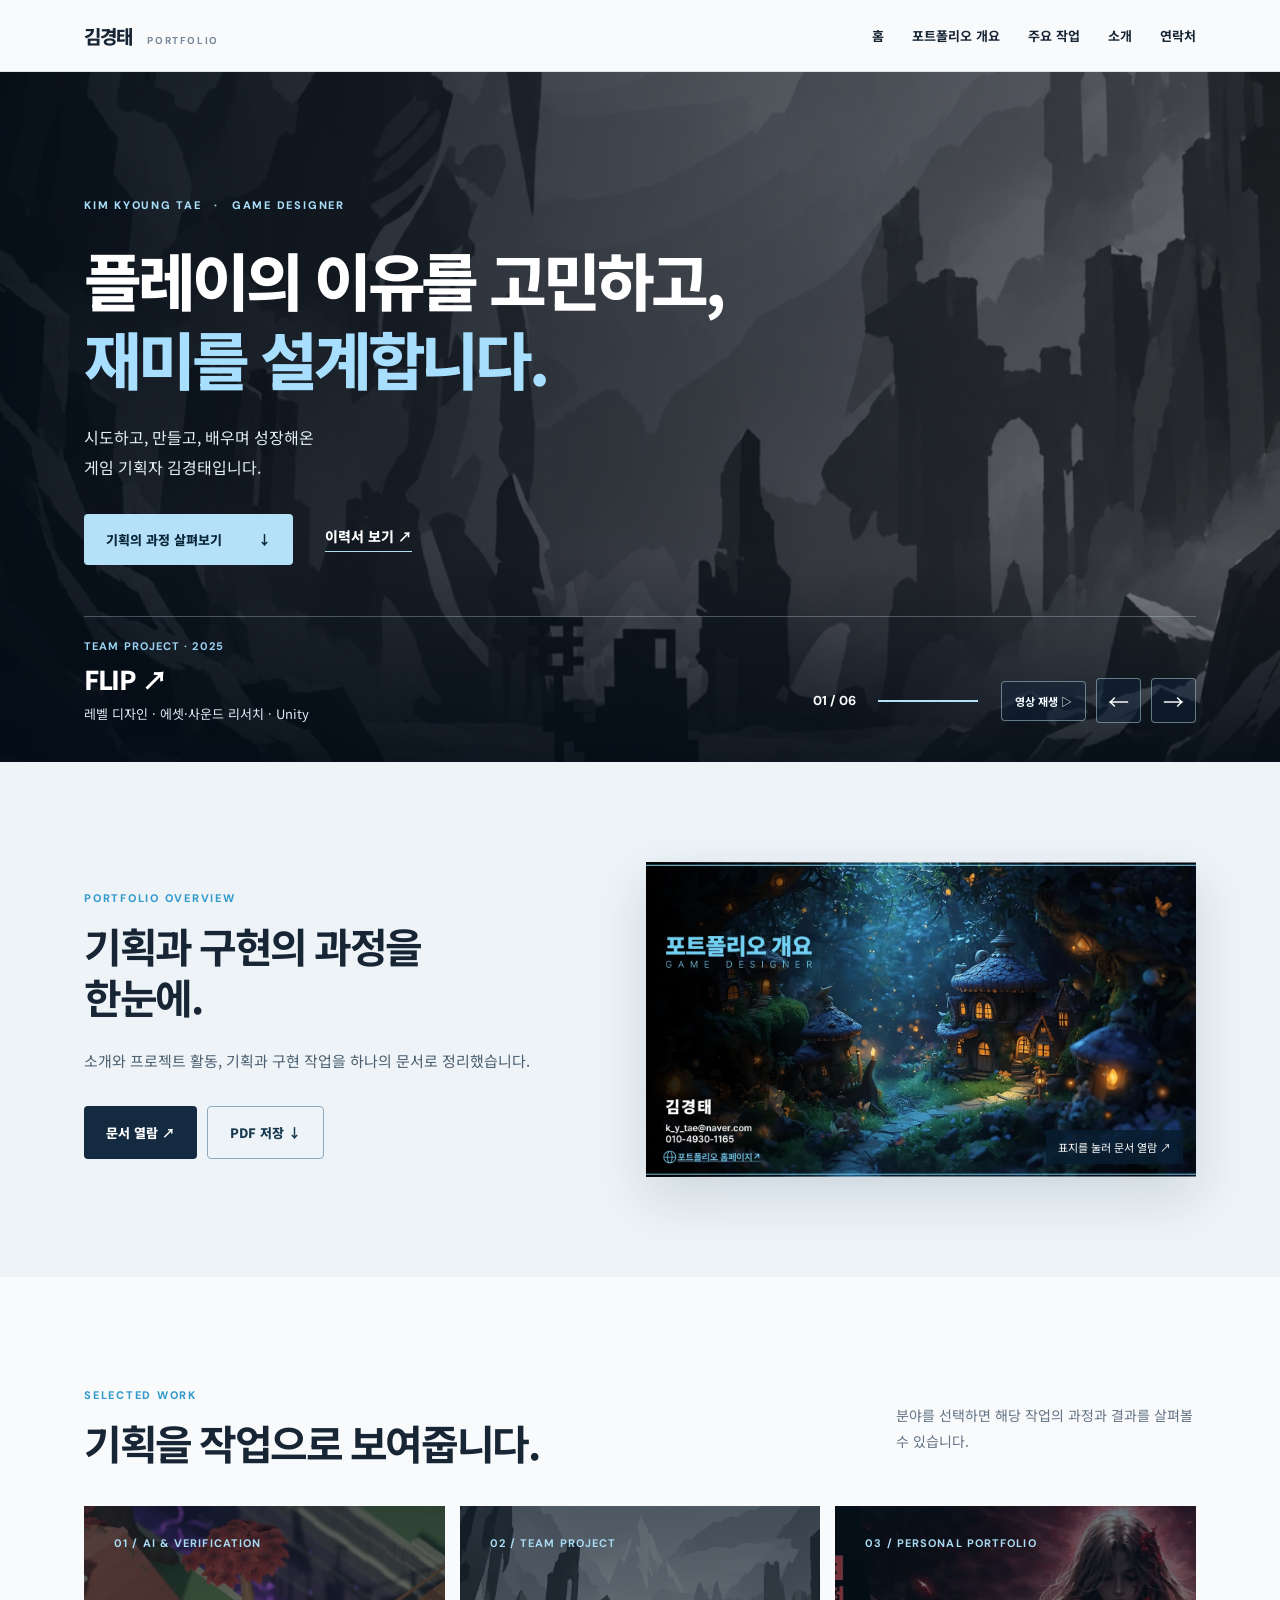
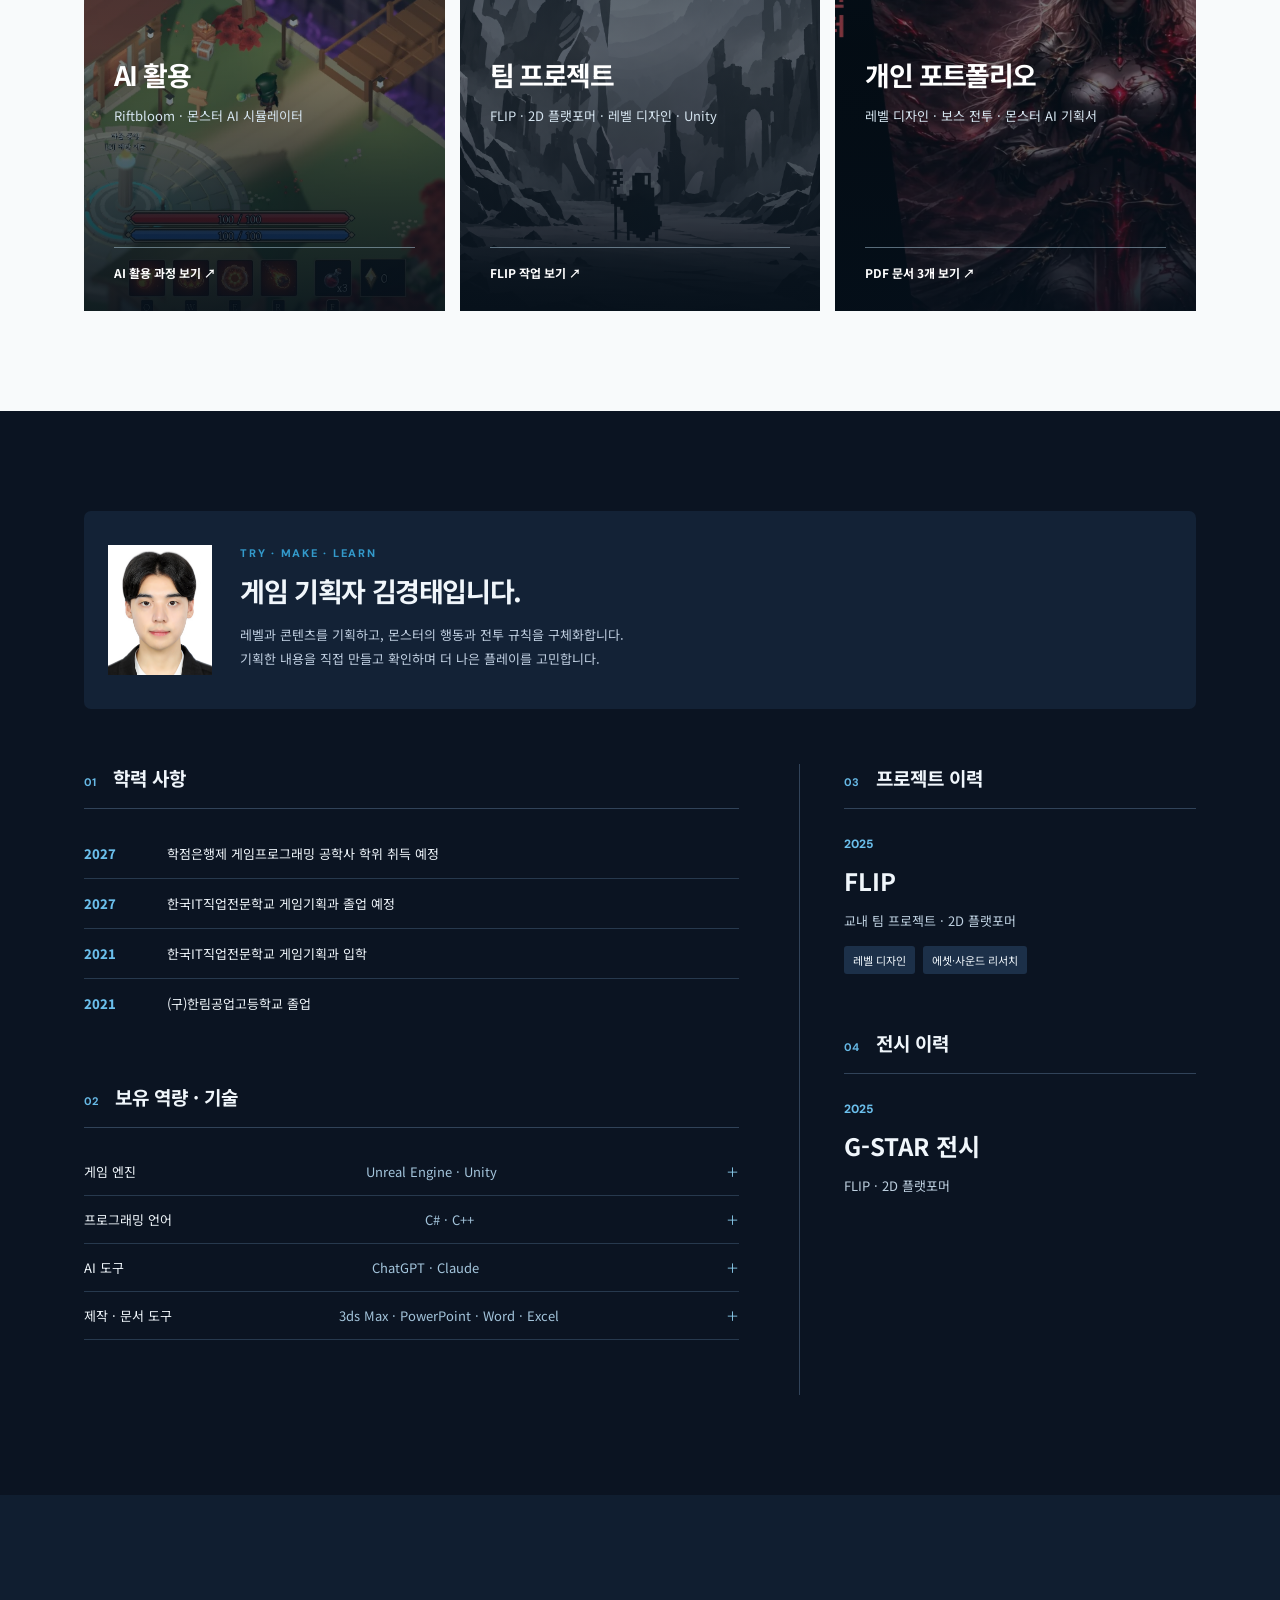
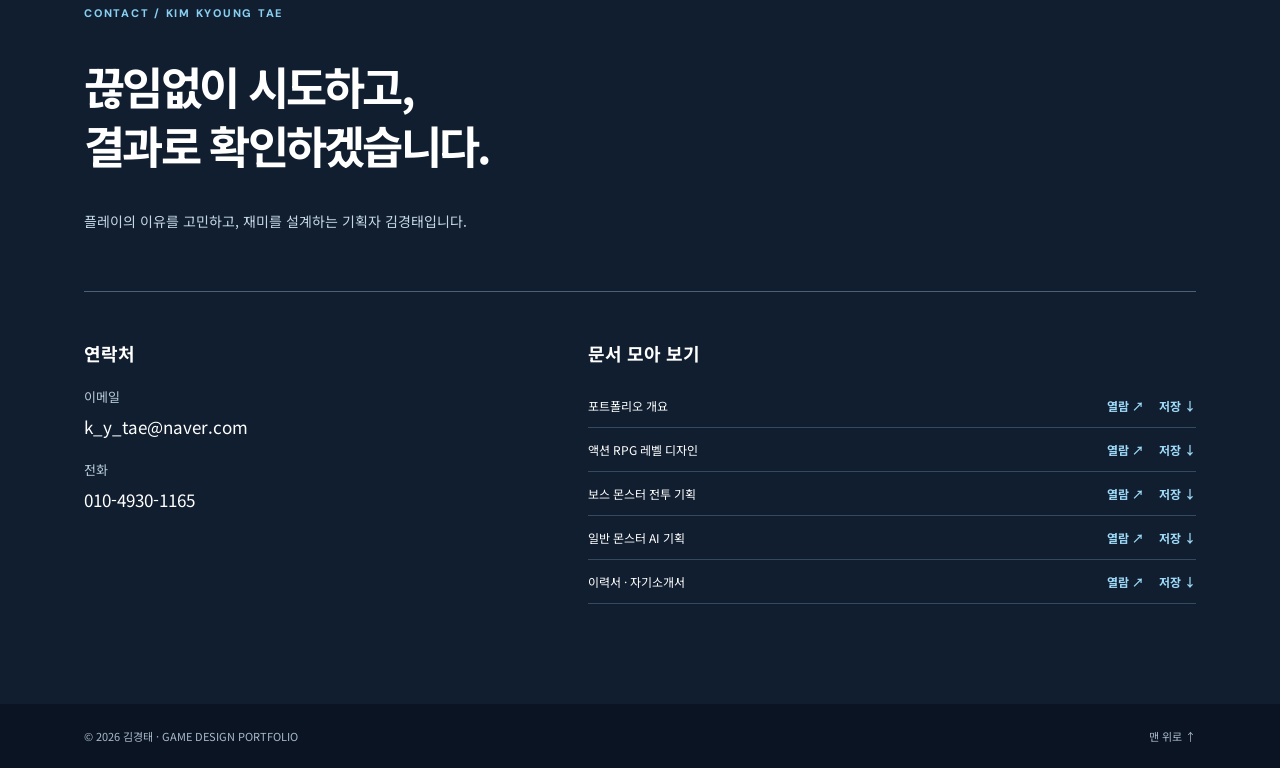
<file: index.html>
<!doctype html>
<html lang="ko">
<head>
  <meta charset="utf-8">
  <meta name="viewport" content="width=device-width, initial-scale=1">
  <meta name="theme-color" content="#0b1422">
  <meta name="description" content="게임 기획자 김경태의 AI 활용, 팀 프로젝트, 개인 기획 포트폴리오">
  <title>김경태 | 게임 기획 포트폴리오</title>
  <link rel="preconnect" href="https://fonts.googleapis.com">
  <link rel="preconnect" href="https://fonts.gstatic.com" crossorigin>
  <link href="https://fonts.googleapis.com/css2?family=DM+Sans:wght@400;500;600;700&family=Noto+Sans+KR:wght@400;500;600;700;800&display=swap" rel="stylesheet">
  <link rel="stylesheet" href="portfolio-v2.css?v=riftbloom-20261123c">
  <script src="portfolio-v2.js?v=riftbloom-20261123c" defer></script>
</head>
<body>
  <a class="skip" href="#main">본문으로 건너뛰기</a>
  <header class="site-header"><div class="shell header-inner">
    <a class="brand" href="#home">김경태 <span>PORTFOLIO</span></a>
    <button class="menu-button" type="button" aria-label="메뉴 열기" aria-expanded="false" aria-controls="site-nav">☰</button>
    <nav id="site-nav" aria-label="주 메뉴"><a href="#home">홈</a><a href="#overview">포트폴리오 개요</a><a href="#work">주요 작업</a><a href="#about">소개</a><a href="#contact">연락처</a></nav>
  </div></header>
  <main id="main">
    <section class="hero" id="home" aria-label="게임 기획자 김경태 소개">
      <div class="hero-media" aria-hidden="true">
        <div class="hero-frame is-active" data-media="0"><div class="hero-youtube" id="hero-video-team" data-video-id="a_hcfBEeXVU"></div></div>
        <div class="hero-frame" data-media="1"><div class="hero-youtube" id="hero-video-level" data-video-id="QihrQFLokWg"></div></div>
        <div class="hero-frame" data-media="2"><div class="hero-doc-preview" data-file-prefix="boss" data-page-count="35" aria-hidden="true"></div></div>
        <div class="hero-frame" data-media="3"><div class="hero-doc-preview" data-file-prefix="ai" data-page-count="20" aria-hidden="true"></div></div>
        <div class="hero-frame" data-media="4"><div class="hero-youtube" id="hero-video-ai" data-video-id="apiL5Fh83KE"></div></div>
        <div class="hero-frame" data-media="5"><video class="hero-local" src="riftbloom-loop.mp4" poster="riftbloom-cover.webp" muted loop playsinline preload="none"></video></div>
      </div>
      <div class="hero-shade"></div>
      <div class="shell hero-content">
        <div class="hero-copy"><p class="eyebrow">KIM KYOUNG TAE <span>·</span> GAME DESIGNER</p><h1>플레이의 이유를 고민하고,<br><em>재미를 설계합니다.</em></h1><p>시도하고, 만들고, 배우며 성장해온<br>게임 기획자 김경태입니다.</p><div class="hero-actions"><a class="button button-primary" href="#overview">기획의 과정 살펴보기 <span>↓</span></a><a class="resume-link" href="resume.pdf" target="_blank" rel="noopener">이력서 보기 ↗</a></div></div>
        <div class="hero-bottom"><div class="hero-project"><span class="hero-project-type" id="hero-type">TEAM PROJECT · 2025</span><a class="hero-project-title" id="hero-title" href="team.html">FLIP ↗</a><span class="hero-project-detail" id="hero-detail">레벨 디자인 · 에셋·사운드 리서치 · Unity</span></div><div class="hero-controls"><span class="hero-count" id="hero-count">01 / 06</span><div class="hero-progress" aria-hidden="true"><i></i></div><button type="button" class="hero-play" id="hero-play" aria-label="현재 배경 영상 재생">영상 재생 ▷</button><button type="button" class="arrow" id="hero-prev" aria-label="이전 작업">←</button><button type="button" class="arrow" id="hero-next" aria-label="다음 작업">→</button></div></div>
      </div>
    </section>
    <section class="overview section" id="overview"><div class="shell overview-layout"><div class="overview-copy"><p class="eyebrow">PORTFOLIO OVERVIEW</p><h2>기획과 구현의 과정을<br>한눈에.</h2><p>소개와 프로젝트 활동, 기획과 구현 작업을 하나의 문서로 정리했습니다.</p><div class="button-row"><a class="button button-dark" href="overview.pdf?v=20261124" target="_blank" rel="noopener">문서 열람 ↗</a><a class="button button-line" href="overview.pdf?v=20261124" download="[게임기획]_김경태_포트폴리오_개요.pdf">PDF 저장 ↓</a></div></div><a class="overview-cover" href="overview.pdf?v=20261124" target="_blank" rel="noopener" aria-label="포트폴리오 개요 PDF 열람"><img src="overview-cover.webp" alt="김경태 포트폴리오 개요 표지" loading="lazy"><span>표지를 눌러 문서 열람 ↗</span></a></div></section>
    <section class="section work-section" id="work"><div class="shell"><div class="section-heading"><div><p class="eyebrow">SELECTED WORK</p><h2>기획을 작업으로 보여줍니다.</h2></div><p>분야를 선택하면 해당 작업의 과정과 결과를 살펴볼 수 있습니다.</p></div><div class="work-grid"><a class="work-card ai-card" href="ai.html"><span class="work-number">01 / AI & VERIFICATION</span><div><h3>AI 활용</h3><p>Riftbloom · 몬스터 AI 시뮬레이터</p></div><span class="work-more">AI 활용 과정 보기 ↗</span></a><a class="work-card team-card" href="team.html"><span class="work-number">02 / TEAM PROJECT</span><div><h3>팀 프로젝트</h3><p>FLIP · 2D 플랫포머 · 레벨 디자인 · Unity</p></div><span class="work-more">FLIP 작업 보기 ↗</span></a><a class="work-card personal-card" href="personal.html"><span class="work-number">03 / PERSONAL PORTFOLIO</span><div><h3>개인 포트폴리오</h3><p>레벨 디자인 · 보스 전투 · 몬스터 AI 기획서</p></div><span class="work-more">PDF 문서 3개 보기 ↗</span></a></div></div></section>
    <section class="section about-section" id="about"><div class="shell"><div class="about-intro"><img src="profile.png" alt="게임 기획자 김경태 프로필 사진" loading="lazy"><div><p class="eyebrow">TRY · MAKE · LEARN</p><h2>게임 기획자 김경태입니다.</h2><p>레벨과 콘텐츠를 기획하고, 몬스터의 행동과 전투 규칙을 구체화합니다.<br>기획한 내용을 직접 만들고 확인하며 더 나은 플레이를 고민합니다.</p></div></div><div class="about-columns"><div><section class="about-block"><h3><span>01</span> 학력 사항</h3><dl class="education"><div><dt>2027</dt><dd>학점은행제 게임프로그래밍 공학사 학위 취득 예정</dd></div><div><dt>2027</dt><dd>한국IT직업전문학교 게임기획과 졸업 예정</dd></div><div><dt>2021</dt><dd>한국IT직업전문학교 게임기획과 입학</dd></div><div><dt>2021</dt><dd>(구)한림공업고등학교 졸업</dd></div></dl></section><section class="about-block"><h3><span>02</span> 보유 역량 · 기술</h3><div class="skills"><details><summary>게임 엔진 <span>Unreal Engine · Unity</span></summary><p><a href="team.html">FLIP 레벨 디자인 (Unity)</a> · <a href="personal.html">액션 RPG 레벨 디자인</a> · 언리얼 기반 아군·적군 AI 구현</p></details><details><summary>프로그래밍 언어 <span>C# · C++</span></summary><p>Unity 액션 기능 구현 및 엔진 학습에 활용했습니다.</p></details><details><summary>AI 도구 <span>ChatGPT · Claude</span></summary><p><a href="ai.html">몬스터 AI 시뮬레이터와 공격 콤보 테스트</a>에 활용했습니다.</p></details><details><summary>제작 · 문서 도구 <span>3ds Max · PowerPoint · Word · Excel</span></summary><p><a href="personal.html">개인 기획서</a> 작성과 시각 자료 제작에 활용했습니다.</p></details></div></section></div><div><section class="about-block"><h3><span>03</span> 프로젝트 이력</h3><div class="history"><span>2025</span><h4>FLIP</h4><p>교내 팀 프로젝트 · 2D 플랫포머</p><div class="tags"><span>레벨 디자인</span><span>에셋·사운드 리서치</span></div></div></section><section class="about-block"><h3><span>04</span> 전시 이력</h3><div class="history"><span>2025</span><h4>G-STAR 전시</h4><p>FLIP · 2D 플랫포머</p></div></section></div></div></div></section>
    <section class="contact-section" id="contact"><div class="shell"><p class="eyebrow">CONTACT / KIM KYOUNG TAE</p><h2>끊임없이 시도하고,<br>결과로 확인하겠습니다.</h2><p class="contact-intro">플레이의 이유를 고민하고, 재미를 설계하는 기획자 김경태입니다.</p><div class="contact-grid"><div><h3>연락처</h3><p>이메일<br><a href="mailto:k_y_tae@naver.com">k_y_tae@naver.com</a></p><p>전화<br><a href="tel:01049301165">010-4930-1165</a></p></div><div><h3>문서 모아 보기</h3><div class="directory"><div><span>포트폴리오 개요</span><a href="overview.pdf?v=20261124" target="_blank" rel="noopener">열람 ↗</a><a href="overview.pdf?v=20261124" download="[게임기획]_김경태_포트폴리오_개요.pdf">저장 ↓</a></div><div><span>액션 RPG 레벨 디자인</span><a href="level.pdf?v=20261124" target="_blank" rel="noopener">열람 ↗</a><a href="level.pdf?v=20261124" download="[게임기획]_김경태_액션RPG_레벨디자인.pdf">저장 ↓</a></div><div><span>보스 몬스터 전투 기획</span><a href="boss.pdf" target="_blank" rel="noopener">열람 ↗</a><a href="boss.pdf" download="[게임기획]_김경태_로스트아크_보스몬스터_전투기획서.pdf">저장 ↓</a></div><div><span>일반 몬스터 AI 기획</span><a href="ai.pdf" target="_blank" rel="noopener">열람 ↗</a><a href="ai.pdf" download="[게임기획]_김경태_로스트아크_일반몬스터_AI_기획서.pdf">저장 ↓</a></div><div><span>이력서 · 자기소개서</span><a href="resume.pdf" target="_blank" rel="noopener">열람 ↗</a><a href="resume.pdf" download="[게임기획]_김경태_이력서_자기소개서.pdf">저장 ↓</a></div></div></div></div></div></section>
  </main>
  <footer class="site-footer"><div class="shell"><span>© 2026 김경태 · GAME DESIGN PORTFOLIO</span><a href="#home">맨 위로 ↑</a></div></footer>
</body>
</html>
</file>
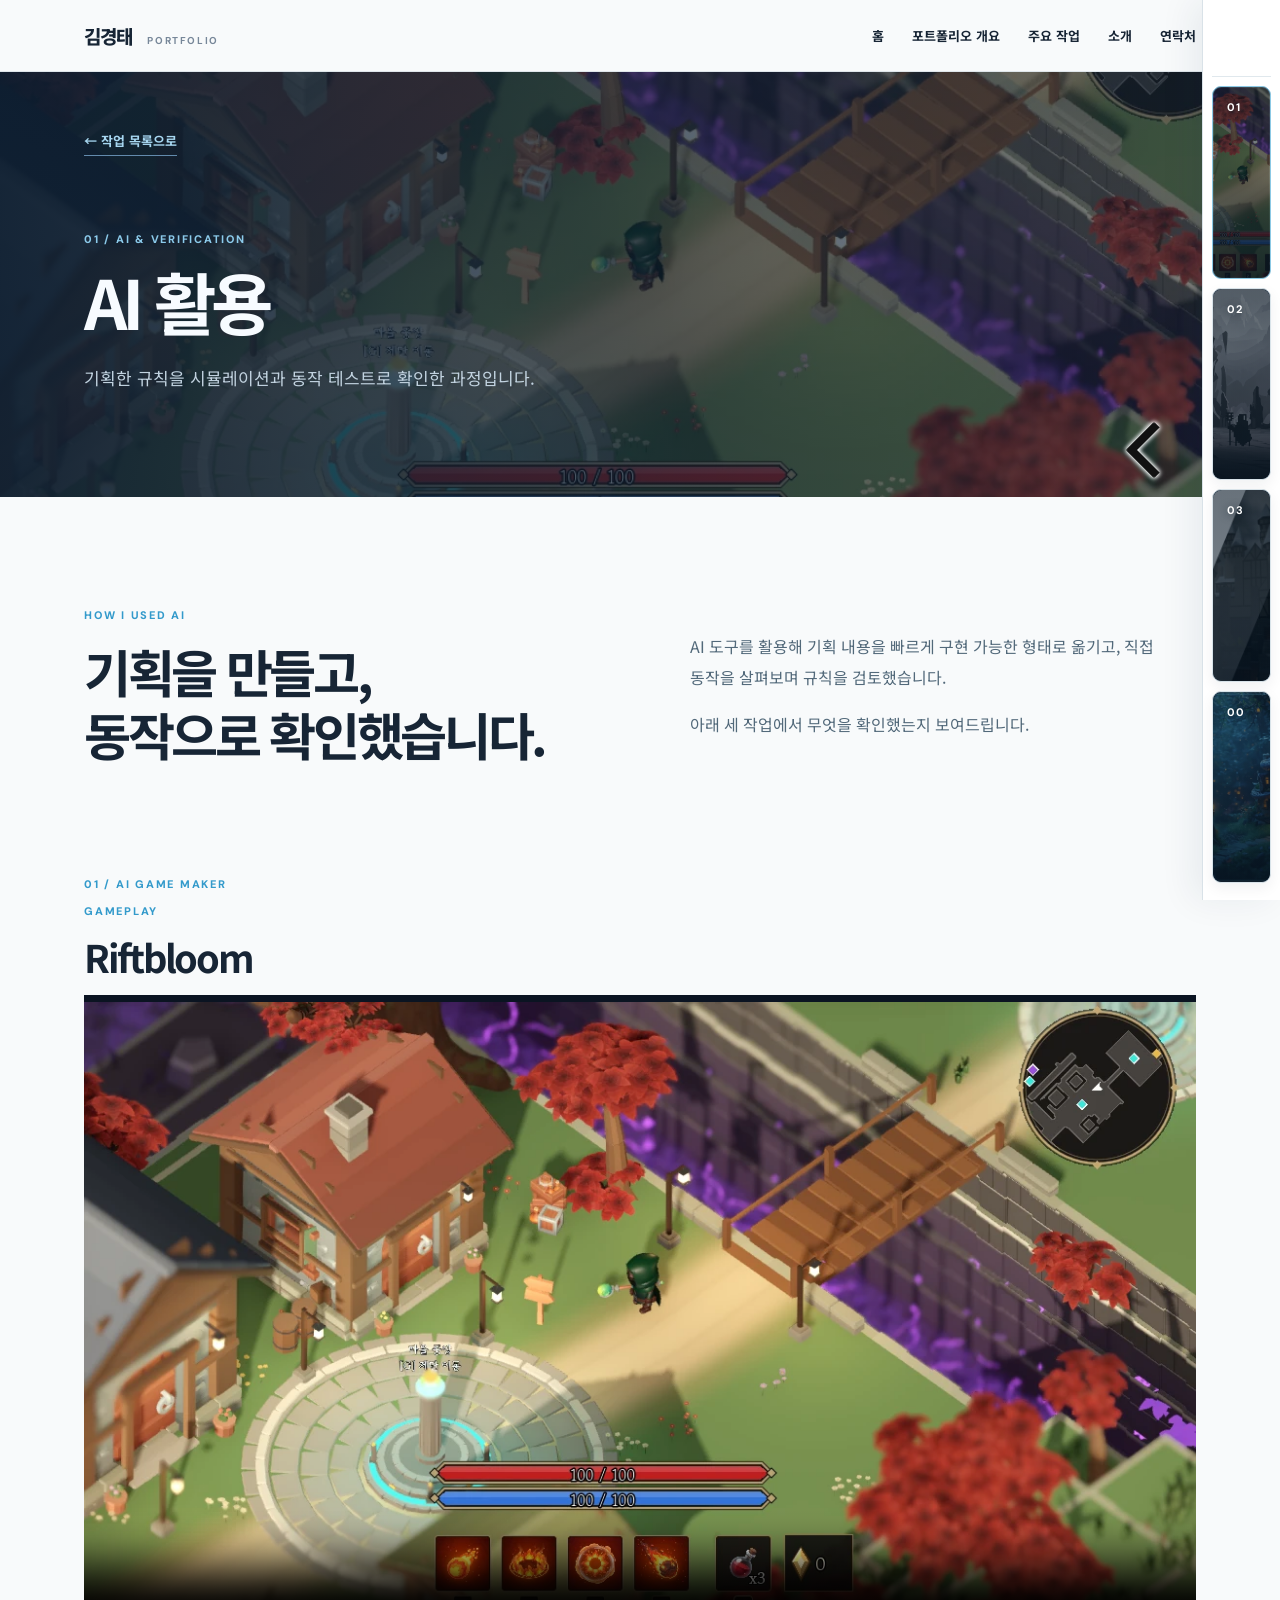
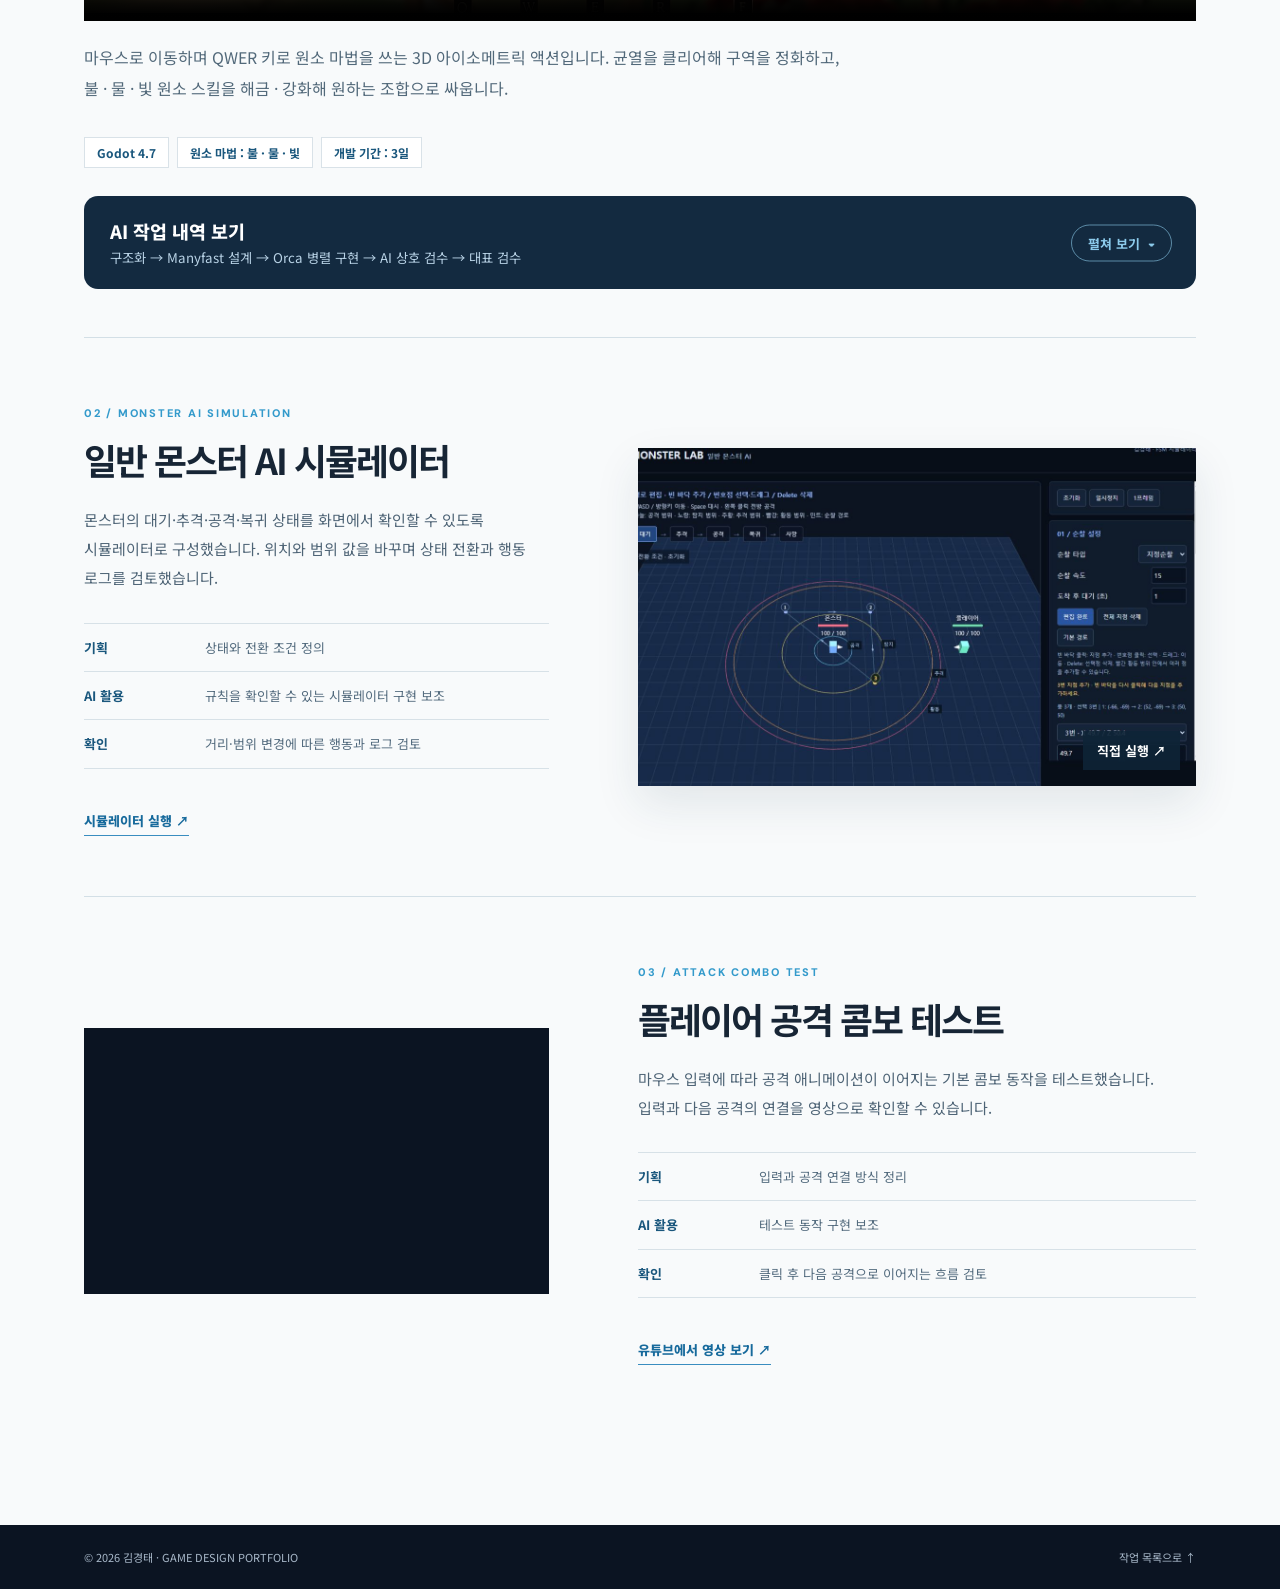
<file: ai.html>
<!doctype html>
<html lang="ko"><head><meta charset="utf-8"><meta name="viewport" content="width=device-width, initial-scale=1"><meta name="theme-color" content="#0b1422"><meta name="description" content="김경태의 AI 활용 게임 기획 검증 과정"><title>AI 활용 | 김경태 게임 기획 포트폴리오</title><link rel="preconnect" href="https://fonts.googleapis.com"><link rel="preconnect" href="https://fonts.gstatic.com" crossorigin><link href="https://fonts.googleapis.com/css2?family=DM+Sans:wght@400;500;600;700&family=Noto+Sans+KR:wght@400;500;600;700;800&display=swap" rel="stylesheet"><link rel="stylesheet" href="portfolio-v2.css?v=riftbloom-20261123c"><link rel="stylesheet" href="dethdore.css?v=21"><script src="detail-pages.js" defer></script></head><body><a class="skip" href="#main">본문으로 건너뛰기</a><header class="site-header"><div class="shell header-inner"><a class="brand" href="index.html#home">김경태 <span>PORTFOLIO</span></a><button class="menu-button" type="button" aria-label="메뉴 열기" aria-expanded="false" aria-controls="site-nav">☰</button><nav id="site-nav" aria-label="주 메뉴"><a href="index.html#home">홈</a><a href="index.html#overview">포트폴리오 개요</a><a href="index.html#work">주요 작업</a><a href="index.html#about">소개</a><a href="index.html#contact">연락처</a></nav></div></header><main id="main"><section class="detail-hero"><div class="detail-hero-bg" aria-hidden="true"><video src="riftbloom-loop.mp4" poster="riftbloom-cover.webp" autoplay muted loop playsinline></video></div><div class="shell"><a class="detail-back" href="index.html#work">← 작업 목록으로</a><p class="eyebrow">01 / AI & VERIFICATION</p><h1>AI 활용</h1><p>기획한 규칙을 시뮬레이션과 동작 테스트로 확인한 과정입니다.</p></div></section>
<section class="section detail-page-section"><div class="shell"><div class="ai-intro"><div><p class="eyebrow">HOW I USED AI</p><h2>기획을 만들고,<br>동작으로 확인했습니다.</h2></div><div><p>AI 도구를 활용해 기획 내용을 빠르게 구현 가능한 형태로 옮기고, 직접 동작을 살펴보며 규칙을 검토했습니다.</p><p>아래 세 작업에서 무엇을 확인했는지 보여드립니다.</p></div></div>
<article class="dd-in-ai" id="dethdore"><span class="small-label">01 / AI GAME MAKER</span>
<div class="dd-block" id="dd-game">
  <p class="eyebrow">GAMEPLAY</p>
  <h2>Riftbloom</h2>
  <div class="dd-video"><video src="riftbloom-play.mp4" poster="riftbloom-cover.webp" controls preload="metadata" playsinline></video></div>
  <p class="dd-lead">마우스로 이동하며 QWER 키로 원소 마법을 쓰는 3D 아이소메트릭 액션입니다. 균열을 클리어해 구역을 정화하고, 불 · 물 · 빛 원소 스킬을 해금 · 강화해 원하는 조합으로 싸웁니다.</p>
  <div class="dd-facts"><span>Godot 4.7</span><span>원소 마법 : 불 · 물 · 빛</span><span>개발 기간 : 3일</span></div>
</div>


<details class="dd-more"><summary><span>AI 작업 내역 보기</span><small>구조화 → Manyfast 설계 → Orca 병렬 구현 → AI 상호 검수 → 대표 검수</small></summary>
<div class="dd-stats"><div><b>3일</b><span>개발 기간</span></div><div><b>4개</b><span>Orca 병렬 작업 방</span></div><div><b>70건+</b><span>작업 지시서</span></div></div>
<ol class="dd-steps">
<li><div class="dd-step-head"><em>1</em><div><b>구조화 · Markdown</b><span>대표(기획자)가 아이디어를 md 문서로 직접 구조화 · 핵심 루프, 시스템, 진행, 스킬, 범위를 표로 정리</span></div></div><div class="dd-shots"><img class="dd-shot" src="dethdore-structure.png" alt="구조화.md : 시스템·진행·스킬 구조 표" loading="lazy"></div></li>
<li><div class="dd-step-head"><em>2</em><div><b>설계 확정 · Manyfast</b><span>유저 플로우와 기능 명세서를 Manyfast로 정리해 확정</span></div></div><p class="dd-sub-label">기능 명세 · 눌러서 크게 보기</p><div class="dd-mf"><figure><img class="dd-zoom" src="dethdore-mf-spec-1.webp?v=1" alt="기능 명세 1 : 카메라·이동·공격·마나·사망" loading="lazy"><figcaption>1 · 카메라·이동·공격·마나·사망</figcaption></figure><figure><img class="dd-zoom" src="dethdore-mf-spec-2.webp?v=1" alt="기능 명세 2 : 몬스터·보스·아이템·팻말" loading="lazy"><figcaption>2 · 몬스터·보스·아이템·팻말</figcaption></figure><figure><img class="dd-zoom" src="dethdore-mf-spec-3.webp?v=1" alt="기능 명세 3 : 월드·균열·HUD" loading="lazy"><figcaption>3 · 월드·균열·HUD</figcaption></figure><figure><img class="dd-zoom" src="dethdore-mf-spec-4.webp?v=1" alt="기능 명세 4 : 원소 스킬·스킬트리" loading="lazy"><figcaption>4 · 원소 스킬·스킬트리</figcaption></figure></div><p class="dd-sub-label">유저 플로우 · 눌러서 크게 보기</p><div class="dd-mf"><figure><img class="dd-zoom" src="dethdore-mf-flow-1.webp?v=1" alt="유저 플로우 1 : 게임 시작·마을" loading="lazy"><figcaption>1 · 게임 시작·마을</figcaption></figure><figure><img class="dd-zoom" src="dethdore-mf-flow-2.webp?v=1" alt="유저 플로우 2 : 전투·사망 분기" loading="lazy"><figcaption>2 · 전투·사망 분기</figcaption></figure><figure><img class="dd-zoom" src="dethdore-mf-flow-3.webp?v=1" alt="유저 플로우 3 : 균열 2 엘리트" loading="lazy"><figcaption>3 · 균열 2 엘리트</figcaption></figure></div></li>
<li><div class="dd-step-head"><em>3</em><div><b>병렬 구현 · Orca</b><span>디렉터(Claude Code)가 지시서를 나눠 4개 방이 동시에 작업</span></div></div>
<div class="dd-rooms dd-rooms-sm"><div class="dd-node"><b>플레이어 방</b><ul><li>롤식 레벨업 · 하단 HUD</li><li>물 스킬 다듬기</li><li>빛 줄기 스킬</li><li>순간이동 이펙트 교체</li></ul></div><div class="dd-node"><b>몬스터 방</b><ul><li>무조건 추격 + 길찾기</li><li>소환표 기반 스포너</li><li>보스 = 엘리트 강화형</li><li>균열 1 몬스터 등장 연출</li></ul></div><div class="dd-node"><b>레벨 방</b><ul><li>시작 구역 정화 · 제단 순간이동</li><li>마을 배치 정리</li><li>숲 분위기 · 성벽 경계</li><li>큰 소용돌이 균열</li></ul></div><div class="dd-node"><b>균열 레벨 방</b><ul><li>균열 내부 맵 배치</li><li>균열 2 엘리트 표시 정리</li></ul></div></div>
<p class="dd-sub-label">HUD · 기획 후 AI 작업 방이 구현 (이미지 없이 코드로 그림)</p><div class="dd-hud"><figure><img class="dd-zoom" src="dethdore-hud-bar.webp?v=2" alt="HP·MP 바와 스킬 슬롯" loading="lazy"><figcaption>HP·MP 바 · 스킬 슬롯 · 쿨타임 · 포션 · 조각</figcaption></figure><figure><img class="dd-zoom" src="dethdore-death.webp?v=2" alt="사망 시 부활 선택 창" loading="lazy"><figcaption>사망 창 · 부활 횟수 · 제자리 부활 / 마을 귀환</figcaption></figure></div><p class="dd-sub-label">스킬 아이콘 · Claude가 Gemini에 요청해 이미지 리소스 생성 (256px 정리)</p><div class="dd-icons"><figure><img class="dd-zoom" src="dethdore-icon-fire_fireball.png" alt="화염구 스킬 아이콘" loading="lazy"><figcaption>화염구</figcaption></figure><figure><img class="dd-zoom" src="dethdore-icon-fire_field.png" alt="불꽃 장판 스킬 아이콘" loading="lazy"><figcaption>불꽃 장판</figcaption></figure><figure><img class="dd-zoom" src="dethdore-icon-fire_burst.png" alt="화염 폭발 스킬 아이콘" loading="lazy"><figcaption>화염 폭발</figcaption></figure><figure><img class="dd-zoom" src="dethdore-icon-fire_meteor.png" alt="메테오 스킬 아이콘" loading="lazy"><figcaption>메테오</figcaption></figure><figure><img class="dd-zoom" src="dethdore-icon-water_stream.png" alt="물줄기 스킬 아이콘" loading="lazy"><figcaption>물줄기</figcaption></figure><figure><img class="dd-zoom" src="dethdore-icon-water_wave.png" alt="물결 스킬 아이콘" loading="lazy"><figcaption>물결</figcaption></figure><figure><img class="dd-zoom" src="dethdore-icon-water_shield.png" alt="물방울 방벽 스킬 아이콘" loading="lazy"><figcaption>물방울 방벽</figcaption></figure><figure><img class="dd-zoom" src="dethdore-icon-water_tsunami.png" alt="해일 스킬 아이콘" loading="lazy"><figcaption>해일</figcaption></figure><figure><img class="dd-zoom" src="dethdore-icon-light_flash.png" alt="빛 구슬 스킬 아이콘" loading="lazy"><figcaption>빛 구슬</figcaption></figure><figure><img class="dd-zoom" src="dethdore-icon-light_sanctuary.png" alt="빛 정령 스킬 아이콘" loading="lazy"><figcaption>빛 정령</figcaption></figure><figure><img class="dd-zoom" src="dethdore-icon-light_orb.png" alt="치유의 빛살 스킬 아이콘" loading="lazy"><figcaption>치유의 빛살</figcaption></figure><figure><img class="dd-zoom" src="dethdore-icon-light_purge.png" alt="빛기둥 스킬 아이콘" loading="lazy"><figcaption>빛기둥</figcaption></figure></div>
</li>
<li><div class="dd-step-head"><em>4</em><div><b>상호 검수 · 안티그래비티 ↔ 클로드</b><span>한쪽이 구현하면 다른 쪽이 검토 · Godot 헤드리스 실행으로 에러 0 확인 · 보고서 작성</span></div></div><div class="dd-shots"><div class="dd-doc"><b>지시서 · next_P-21.md</b><pre>작업자: 클로드
1. 순간이동 이펙트
   - 현상 : 동그란 원 + 선이 보여 어색함
   - 기대 : 원·선 제거, 출발 입자 + 실루엣 잔상,
           도착 빛 번쩍 + 입자 모임
   - 기준 : 원·직선이 안 보임, 0.4초 안에 정리</pre></div><div class="dd-doc"><b>보고서 · report.md</b><pre>1. 순간이동 : 원·선 제거 → 출발 플레어 입자
   + 실루엣 잔상(0.3초), 도착 빛 0.2초
2. 아이콘 : 원인 = 잠긴 노드 밝기 0.28,
   기호가 글꼴에 없음 → 수정
확인 : 헤드리스 에러 0
작업자 : 안티그래비티 한도 → 클로드</pre></div></div></li>
<li><div class="dd-step-head"><em>5</em><div><b>대표 검수</b><span>직접 플레이로 확인하고 수정 방향 결정 → 다시 2~4단계 반복</span></div></div></li>
</ol>
<div class="dd-map" aria-label="AI 활용 구조도"><p class="dd-map-title">AI 활용 구조도 · 누가 무엇을 맡았나</p><p class="dd-map-note">진행 순서가 아니라 역할 관계입니다. 진행 순서는 위 1~5단계에 있습니다.</p>
<div class="dd-tier human"><i class="dd-tag">사람</i><b>대표 (기획자)</b><span>아이디어 구조화(md 문서) · 기획 · 설계 확정 · 직접 플레이 검수 · 커밋 결정</span><small>대표가 직접 쓴 도구</small><div class="dd-kit dd-kit-one"><div><strong>Manyfast</strong>유저 플로우 · 기능 명세 확정</div></div></div>
<div class="dd-link"><span>↓ 요청 · 확정한 설계</span><span>↑ 보고서 · 결과물</span></div>
<div class="dd-tier"><i class="dd-tag">AI</i><b>Claude 디렉터 (Claude Code)</b><span>요청을 지시서(현상 · 기대 · 기준)로 정리 · 작업자 배정 · 보고서 확인</span><small>디렉터가 요청한 도구</small><div class="dd-kit dd-kit-one"><div><strong>Gemini</strong>Claude가 Gemini에 요청해 이미지 리소스 생성</div></div></div>
<div class="dd-link"><span>↓ 지시서 배정</span><span>↑ 보고서</span></div>
<div class="dd-tier"><i class="dd-tag">AI</i><b>구현 · 교차 검수</b><div class="dd-pair"><div><strong>Orca 작업 방 4개 (Claude)</strong>플레이어 · 몬스터 · 레벨 · 균열 레벨을 동시에 구현</div><em>⇄<small>교차 검수</small></em><div><strong>안티그래비티</strong>구현 또는 검토 담당</div></div><span>한쪽이 구현하면 다른 쪽이 검토 · Godot 헤드리스 실행으로 에러 0 확인 · 보고서 작성</span></div>
<p class="dd-loop">↺ 대표가 직접 플레이로 확인 → 수정 방향을 다시 디렉터에게 요청 (반복)</p></div>
</details></article><article class="portfolio-row" id="simulator"><div class="portfolio-copy"><span class="small-label">02 / MONSTER AI SIMULATION</span><h3>일반 몬스터 AI 시뮬레이터</h3><p>몬스터의 대기·추격·공격·복귀 상태를 화면에서 확인할 수 있도록 시뮬레이터로 구성했습니다. 위치와 범위 값을 바꾸며 상태 전환과 행동 로그를 검토했습니다.</p><div class="process-list"><div><strong>기획</strong><span>상태와 전환 조건 정의</span></div><div><strong>AI 활용</strong><span>규칙을 확인할 수 있는 시뮬레이터 구현 보조</span></div><div><strong>확인</strong><span>거리·범위 변경에 따른 행동과 로그 검토</span></div></div><a class="text-link" href="monster-simulator.html" target="_blank" rel="noopener">시뮬레이터 실행 ↗</a></div><a class="portfolio-cover" href="monster-simulator.html" target="_blank" rel="noopener"><img src="simulator-preview.png" alt="일반 몬스터 AI 시뮬레이터 화면" loading="lazy"><span>직접 실행 ↗</span></a></article>
<article class="portfolio-row reverse" id="combo"><div class="portfolio-copy"><span class="small-label">03 / ATTACK COMBO TEST</span><h3>플레이어 공격 콤보 테스트</h3><p>마우스 입력에 따라 공격 애니메이션이 이어지는 기본 콤보 동작을 테스트했습니다. 입력과 다음 공격의 연결을 영상으로 확인할 수 있습니다.</p><div class="process-list"><div><strong>기획</strong><span>입력과 공격 연결 방식 정리</span></div><div><strong>AI 활용</strong><span>테스트 동작 구현 보조</span></div><div><strong>확인</strong><span>클릭 후 다음 공격으로 이어지는 흐름 검토</span></div></div><a class="text-link" href="https://youtu.be/apiL5Fh83KE" target="_blank" rel="noopener">유튜브에서 영상 보기 ↗</a></div><div class="video-embed"><iframe src="https://www.youtube-nocookie.com/embed/apiL5Fh83KE" title="플레이어 공격 콤보 테스트 영상" loading="lazy" allow="accelerometer; autoplay; encrypted-media; gyroscope; picture-in-picture" allowfullscreen></iframe></div></article>
</div></section></main><aside class="page-rail" aria-label="페이지 바로가기"><div class="rail-heading"><span>PORTFOLIO</span><strong>작업 바로가기</strong></div><a class="rail-item is-current" href="ai.html" aria-current="page"><span class="rail-number">01</span><span class="rail-info"><strong>AI 활용</strong><small>AI 도구로 테스트를 빠르게 반복하고 개선한 과정입니다.</small></span><img src="riftbloom-cover.webp" alt="" loading="lazy"><span class="rail-go" aria-hidden="true">↗</span></a><a class="rail-item" href="team.html"><span class="rail-number">02</span><span class="rail-info"><strong>팀 프로젝트 · FLIP</strong><small>레벨 디자인과 에셋·사운드 리서치</small></span><img src="flip-main.png" alt="" loading="lazy"><span class="rail-go" aria-hidden="true">↗</span></a><a class="rail-item" href="personal.html"><span class="rail-number">03</span><span class="rail-info"><strong>개인 포트폴리오</strong><small>레벨 디자인과 전투 기획 문서 세 편</small></span><img src="level-cover.webp" alt="" loading="lazy"><span class="rail-go" aria-hidden="true">↗</span></a><a class="rail-item" href="index.html#home"><span class="rail-number">00</span><span class="rail-info"><strong>기본 페이지</strong><small>소개와 전체 포트폴리오로 돌아가기</small></span><img src="overview-cover.webp" alt="" loading="lazy"><span class="rail-go" aria-hidden="true">↗</span></a></aside><button type="button" class="rail-next" aria-label="작업 바로가기 펼치기"><b></b></button><footer class="site-footer"><div class="shell"><span>© 2026 김경태 · GAME DESIGN PORTFOLIO</span><a href="index.html#work">작업 목록으로 ↑</a></div></footer></body></html>
</file>
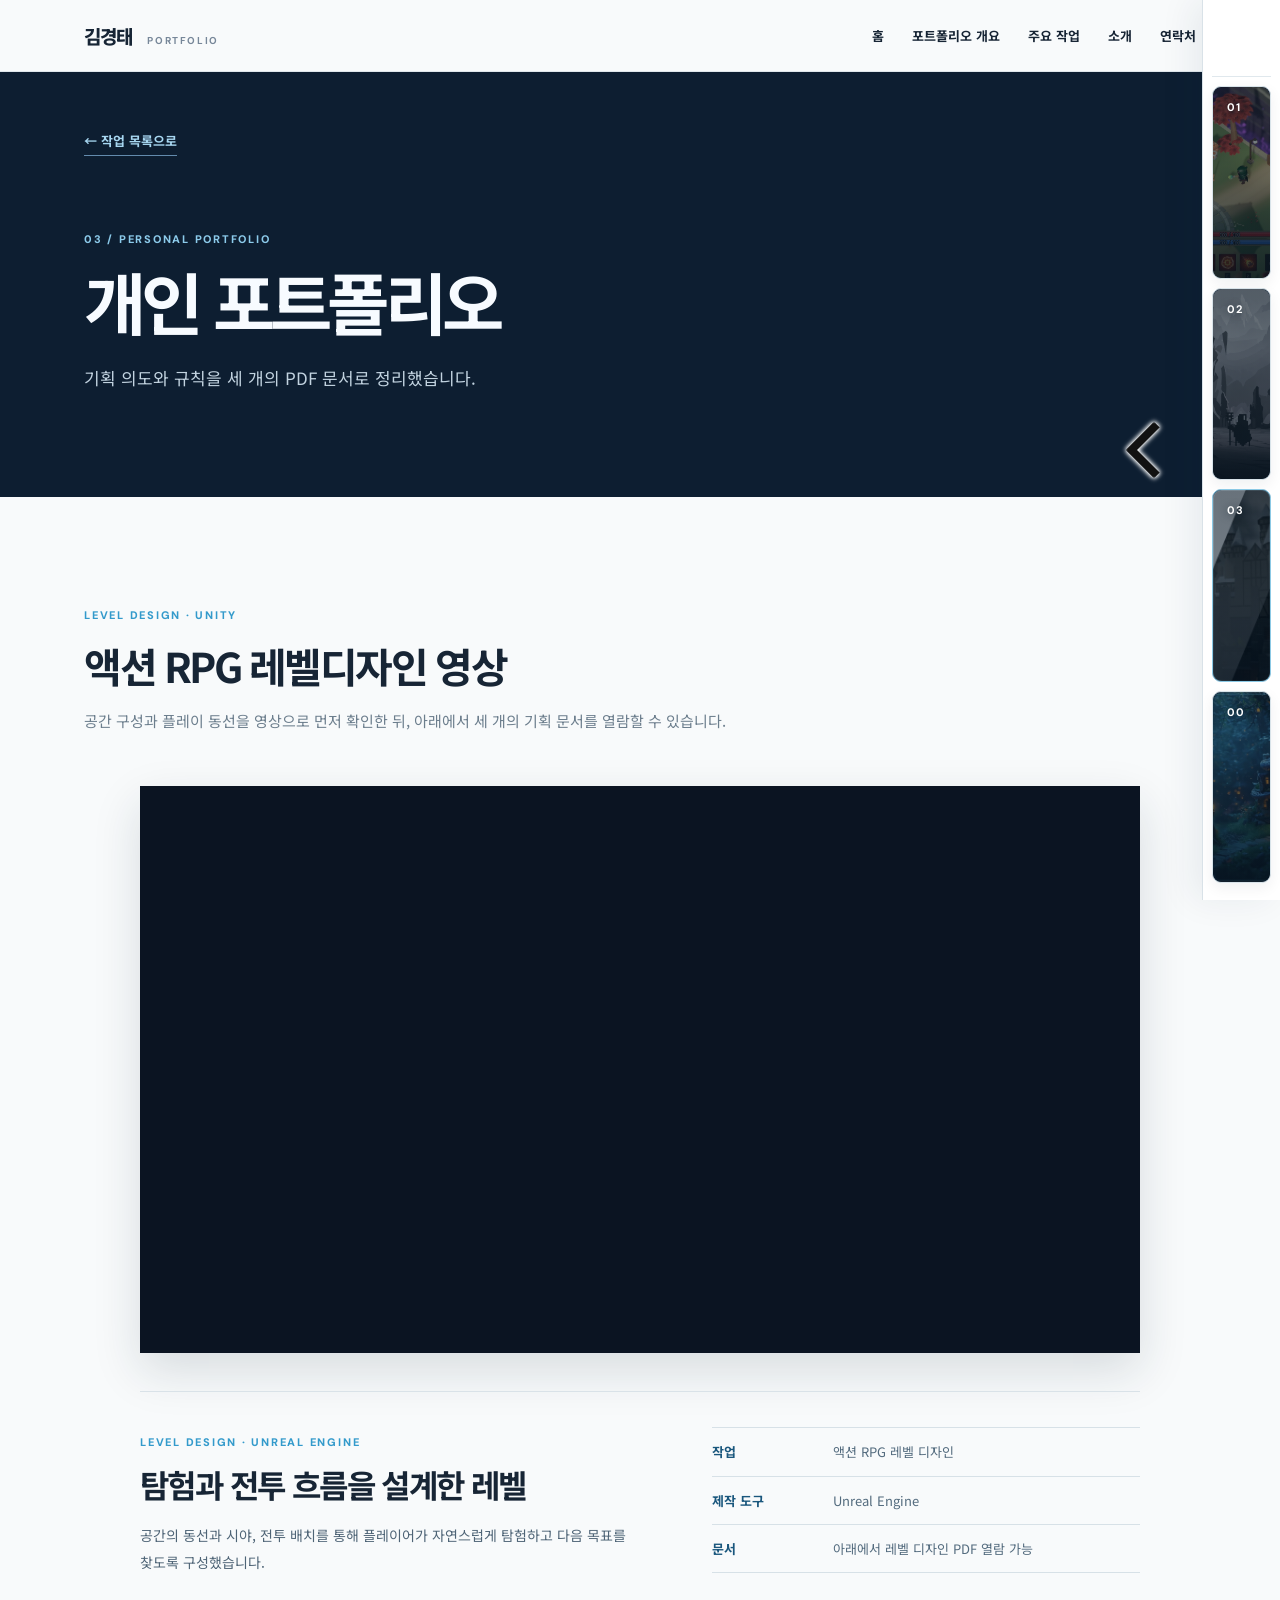
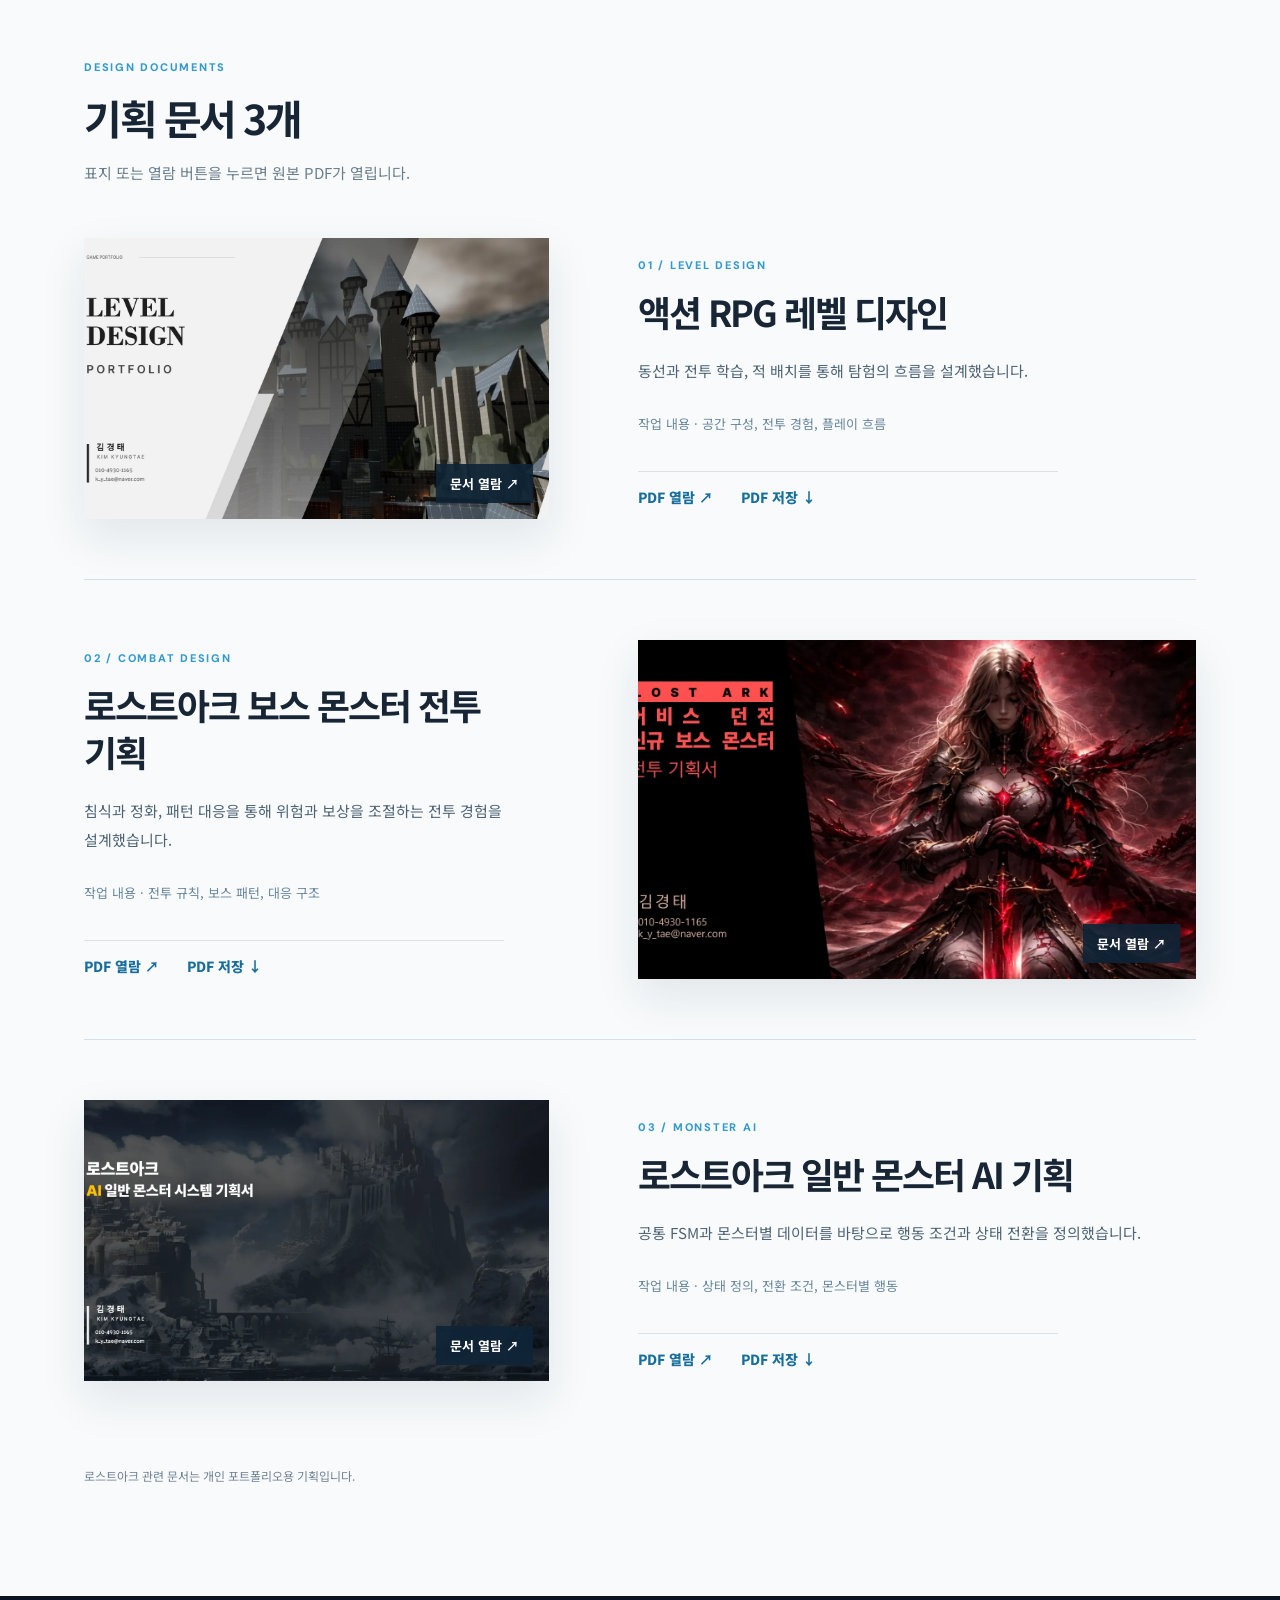
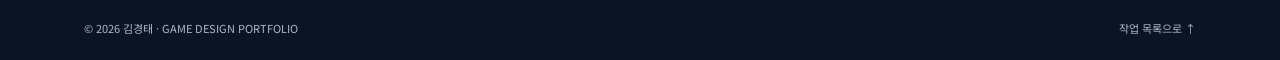
<file: personal.html>
<!doctype html>
<html lang="ko"><head><meta charset="utf-8"><meta name="viewport" content="width=device-width, initial-scale=1"><meta name="theme-color" content="#0b1422"><meta name="description" content="김경태의 개인 게임 기획 PDF 세 개"><title>개인 포트폴리오 | 김경태 게임 기획 포트폴리오</title><link rel="preconnect" href="https://fonts.googleapis.com"><link rel="preconnect" href="https://fonts.gstatic.com" crossorigin><link href="https://fonts.googleapis.com/css2?family=DM+Sans:wght@400;500;600;700&family=Noto+Sans+KR:wght@400;500;600;700;800&display=swap" rel="stylesheet"><link rel="stylesheet" href="portfolio-v2.css?v=riftbloom-20261123c"><script src="detail-pages.js" defer></script></head><body><a class="skip" href="#main">본문으로 건너뛰기</a><header class="site-header"><div class="shell header-inner"><a class="brand" href="index.html#home">김경태 <span>PORTFOLIO</span></a><button class="menu-button" type="button" aria-label="메뉴 열기" aria-expanded="false" aria-controls="site-nav">☰</button><nav id="site-nav" aria-label="주 메뉴"><a href="index.html#home">홈</a><a href="index.html#overview">포트폴리오 개요</a><a href="index.html#work">주요 작업</a><a href="index.html#about">소개</a><a href="index.html#contact">연락처</a></nav></div></header><main id="main"><section class="detail-hero"><div class="detail-hero-bg" aria-hidden="true"><iframe src="https://www.youtube-nocookie.com/embed/QihrQFLokWg?autoplay=1&mute=1&loop=1&playlist=QihrQFLokWg&controls=0&disablekb=1&modestbranding=1&rel=0&playsinline=1&iv_load_policy=3" title="" tabindex="-1" allow="autoplay; encrypted-media"></iframe></div><div class="shell"><a class="detail-back" href="index.html#work">← 작업 목록으로</a><p class="eyebrow">03 / PERSONAL PORTFOLIO</p><h1>개인 포트폴리오</h1><p>기획 의도와 규칙을 세 개의 PDF 문서로 정리했습니다.</p></div></section>
<section class="section detail-page-section"><div class="shell"><div class="detail-page-heading level-showcase-heading"><p class="eyebrow">LEVEL DESIGN · UNITY</p><h2>액션 RPG 레벨디자인 영상</h2><p>공간 구성과 플레이 동선을 영상으로 먼저 확인한 뒤, 아래에서 세 개의 기획 문서를 열람할 수 있습니다.</p></div>
<div class="showcase-video level-showcase-video"><div class="video-embed"><iframe src="https://www.youtube-nocookie.com/embed/QihrQFLokWg" title="액션 RPG 레벨디자인 작업 영상" loading="lazy" allow="accelerometer; autoplay; encrypted-media; gyroscope; picture-in-picture" allowfullscreen></iframe></div></div>
<div class="showcase-description level-showcase-description"><div><span class="small-label">LEVEL DESIGN · UNREAL ENGINE</span><h3>탐험과 전투 흐름을 설계한 레벨</h3><p>공간의 동선과 시야, 전투 배치를 통해 플레이어가 자연스럽게 탐험하고 다음 목표를 찾도록 구성했습니다.</p></div><div class="detail-facts"><div><strong>작업</strong><span>액션 RPG 레벨 디자인</span></div><div><strong>제작 도구</strong><span>Unreal Engine</span></div><div><strong>문서</strong><span>아래에서 레벨 디자인 PDF 열람 가능</span></div></div></div>
<div class="detail-page-heading"><p class="eyebrow">DESIGN DOCUMENTS</p><h2>기획 문서 3개</h2><p>표지 또는 열람 버튼을 누르면 원본 PDF가 열립니다.</p></div>
<article class="portfolio-row reverse" id="level"><div class="portfolio-copy"><span class="small-label">01 / LEVEL DESIGN</span><h3>액션 RPG 레벨 디자인</h3><p>동선과 전투 학습, 적 배치를 통해 탐험의 흐름을 설계했습니다.</p><p class="portfolio-point">작업 내용 · 공간 구성, 전투 경험, 플레이 흐름</p><div class="document-actions"><a href="level.pdf?v=20261124" target="_blank" rel="noopener">PDF 열람 ↗</a><a href="level.pdf?v=20261124" download="[게임기획]_김경태_액션RPG_레벨디자인.pdf">PDF 저장 ↓</a></div></div><a class="portfolio-cover" href="level.pdf?v=20261124" target="_blank" rel="noopener"><img src="level-cover.webp" alt="액션 RPG 레벨 디자인 기획서 표지" loading="lazy"><span>문서 열람 ↗</span></a></article>
<article class="portfolio-row" id="boss"><div class="portfolio-copy"><span class="small-label">02 / COMBAT DESIGN</span><h3>로스트아크 보스 몬스터 전투 기획</h3><p>침식과 정화, 패턴 대응을 통해 위험과 보상을 조절하는 전투 경험을 설계했습니다.</p><p class="portfolio-point">작업 내용 · 전투 규칙, 보스 패턴, 대응 구조</p><div class="document-actions"><a href="boss.pdf" target="_blank" rel="noopener">PDF 열람 ↗</a><a href="boss.pdf" download="[게임기획]_김경태_로스트아크_보스몬스터_전투기획서.pdf">PDF 저장 ↓</a></div></div><a class="portfolio-cover" href="boss.pdf" target="_blank" rel="noopener"><img src="boss-cover.webp" alt="로스트아크 보스 몬스터 전투 기획서 표지" loading="lazy"><span>문서 열람 ↗</span></a></article>
<article class="portfolio-row reverse" id="monster"><div class="portfolio-copy"><span class="small-label">03 / MONSTER AI</span><h3>로스트아크 일반 몬스터 AI 기획</h3><p>공통 FSM과 몬스터별 데이터를 바탕으로 행동 조건과 상태 전환을 정의했습니다.</p><p class="portfolio-point">작업 내용 · 상태 정의, 전환 조건, 몬스터별 행동</p><div class="document-actions"><a href="ai.pdf" target="_blank" rel="noopener">PDF 열람 ↗</a><a href="ai.pdf" download="[게임기획]_김경태_로스트아크_일반몬스터_AI_기획서.pdf">PDF 저장 ↓</a></div></div><a class="portfolio-cover" href="ai.pdf" target="_blank" rel="noopener"><img src="ai-cover.webp" alt="로스트아크 일반 몬스터 AI 기획서 표지" loading="lazy"><span>문서 열람 ↗</span></a></article>
<p class="fine-print">로스트아크 관련 문서는 개인 포트폴리오용 기획입니다.</p></div></section></main><aside class="page-rail" aria-label="페이지 바로가기"><div class="rail-heading"><span>PORTFOLIO</span><strong>작업 바로가기</strong></div><a class="rail-item" href="ai.html"><span class="rail-number">01</span><span class="rail-info"><strong>AI 활용</strong><small>AI 도구로 테스트를 빠르게 반복하고 개선한 과정입니다.</small></span><img src="riftbloom-cover.webp" alt="" loading="lazy"><span class="rail-go" aria-hidden="true">↗</span></a><a class="rail-item" href="team.html"><span class="rail-number">02</span><span class="rail-info"><strong>팀 프로젝트 · FLIP</strong><small>레벨 디자인과 에셋·사운드 리서치</small></span><img src="flip-main.png" alt="" loading="lazy"><span class="rail-go" aria-hidden="true">↗</span></a><a class="rail-item is-current" href="personal.html" aria-current="page"><span class="rail-number">03</span><span class="rail-info"><strong>개인 포트폴리오</strong><small>레벨 디자인과 전투 기획 문서 세 편</small></span><img src="level-cover.webp" alt="" loading="lazy"><span class="rail-go" aria-hidden="true">↗</span></a><a class="rail-item" href="index.html#home"><span class="rail-number">00</span><span class="rail-info"><strong>기본 페이지</strong><small>소개와 전체 포트폴리오로 돌아가기</small></span><img src="overview-cover.webp" alt="" loading="lazy"><span class="rail-go" aria-hidden="true">↗</span></a></aside><button type="button" class="rail-next" aria-label="작업 바로가기 펼치기"><b></b></button><footer class="site-footer"><div class="shell"><span>© 2026 김경태 · GAME DESIGN PORTFOLIO</span><a href="index.html#work">작업 목록으로 ↑</a></div></footer></body></html>
</file>
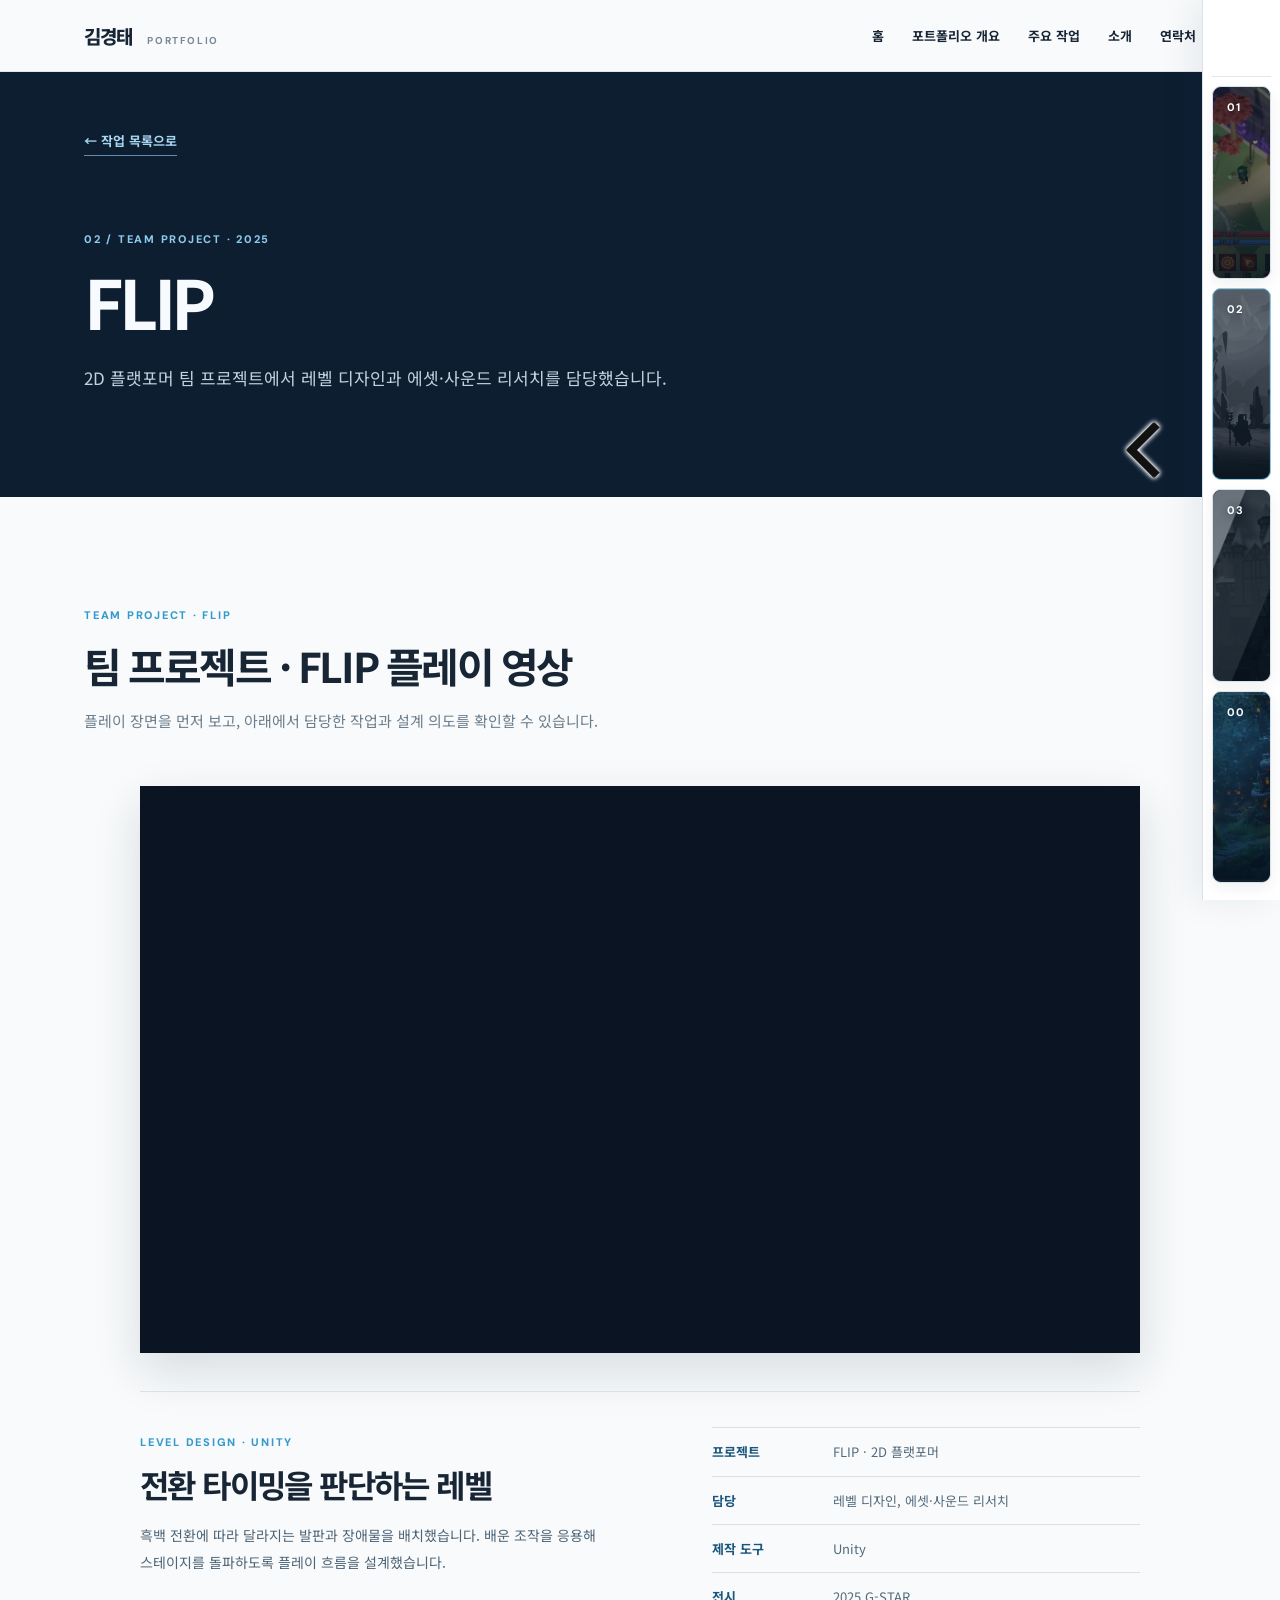
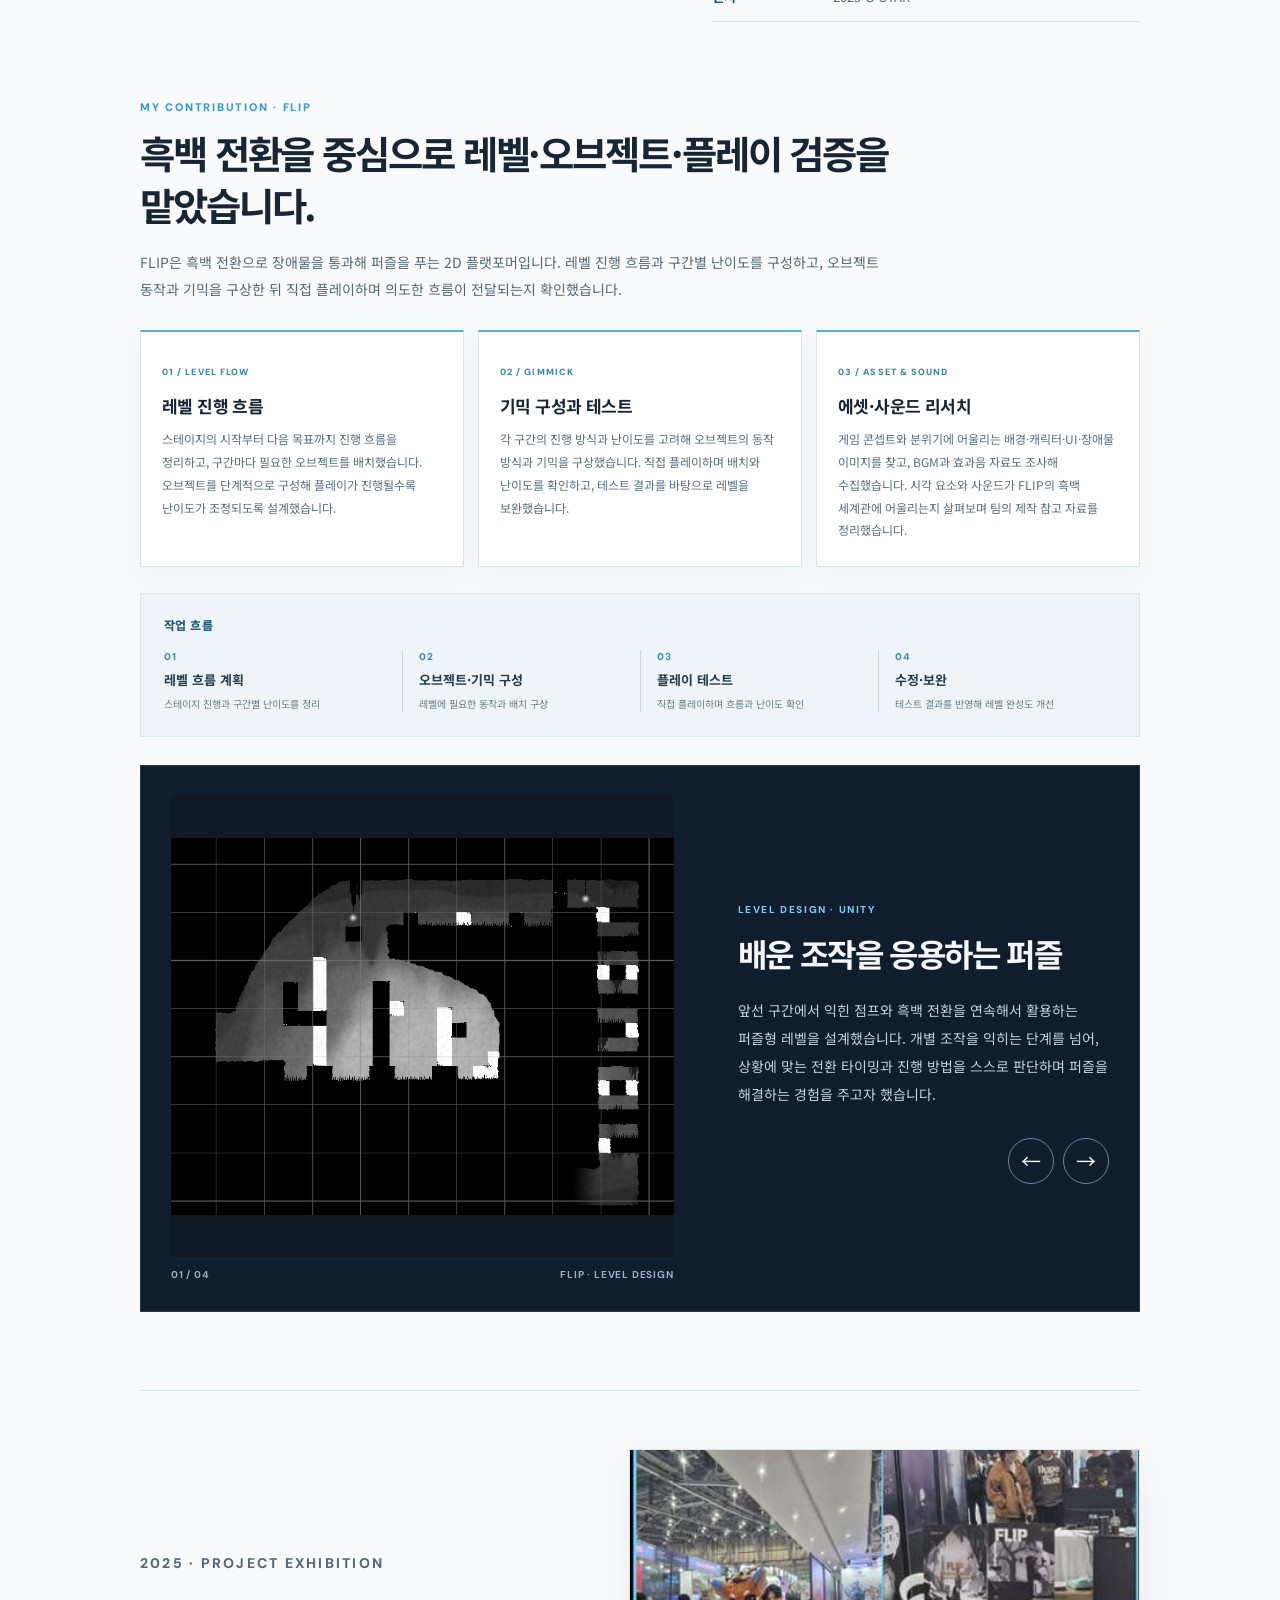
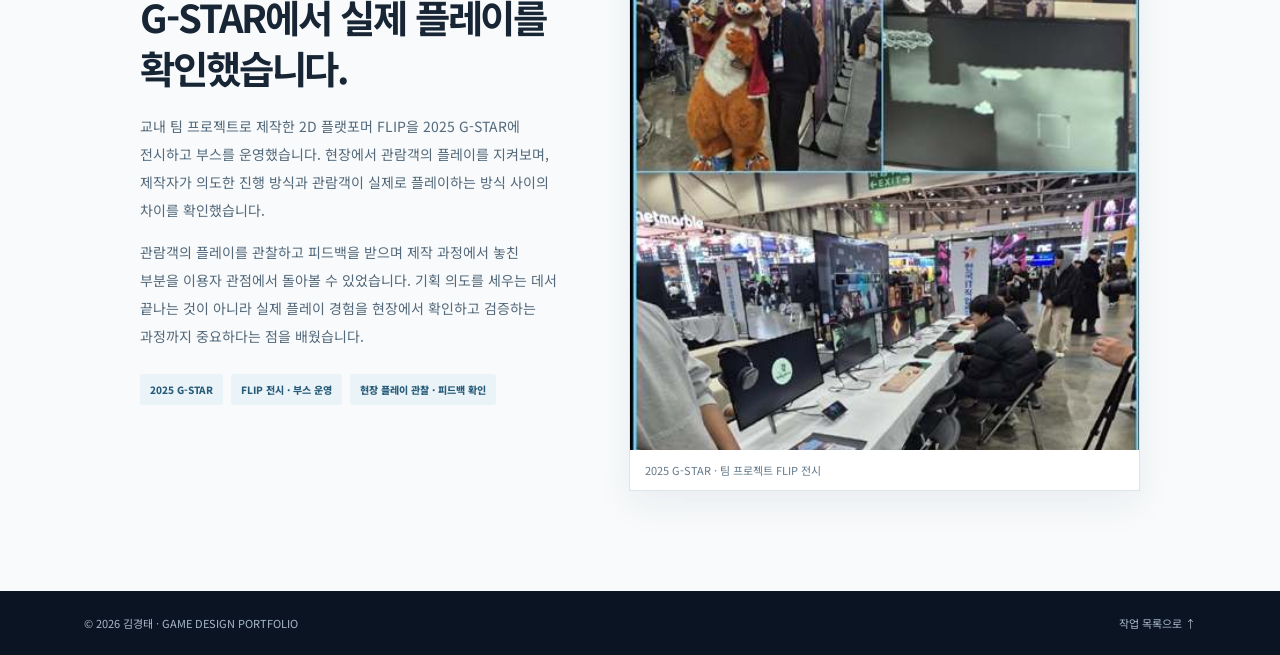
<file: team.html>
<!doctype html>
<html lang="ko"><head><meta charset="utf-8"><meta name="viewport" content="width=device-width, initial-scale=1"><meta name="theme-color" content="#0b1422"><meta name="description" content="김경태의 FLIP 팀 프로젝트 레벨 디자인"><title>팀 프로젝트 FLIP | 김경태 게임 기획 포트폴리오</title><link rel="preconnect" href="https://fonts.googleapis.com"><link rel="preconnect" href="https://fonts.gstatic.com" crossorigin><link href="https://fonts.googleapis.com/css2?family=DM+Sans:wght@400;500;600;700&family=Noto+Sans+KR:wght@400;500;600;700;800&display=swap" rel="stylesheet"><link rel="stylesheet" href="portfolio-v2.css?v=riftbloom-20261123c"><script src="detail-pages.js" defer></script><link rel="stylesheet" href="flip-gallery.css?v=flip-gallery-v3-20261112"><script src="flip-gallery.js?v=flip-gallery-v3-20261112" defer></script></head><body><a class="skip" href="#main">본문으로 건너뛰기</a><header class="site-header"><div class="shell header-inner"><a class="brand" href="index.html#home">김경태 <span>PORTFOLIO</span></a><button class="menu-button" type="button" aria-label="메뉴 열기" aria-expanded="false" aria-controls="site-nav">☰</button><nav id="site-nav" aria-label="주 메뉴"><a href="index.html#home">홈</a><a href="index.html#overview">포트폴리오 개요</a><a href="index.html#work">주요 작업</a><a href="index.html#about">소개</a><a href="index.html#contact">연락처</a></nav></div></header><main id="main"><section class="detail-hero"><div class="detail-hero-bg" aria-hidden="true"><iframe src="https://www.youtube-nocookie.com/embed/a_hcfBEeXVU?autoplay=1&mute=1&loop=1&playlist=a_hcfBEeXVU&controls=0&disablekb=1&modestbranding=1&rel=0&playsinline=1&iv_load_policy=3" title="" tabindex="-1" allow="autoplay; encrypted-media"></iframe></div><div class="shell"><a class="detail-back" href="index.html#work">← 작업 목록으로</a><p class="eyebrow">02 / TEAM PROJECT · 2025</p><h1>FLIP</h1><p>2D 플랫포머 팀 프로젝트에서 레벨 디자인과 에셋·사운드 리서치를 담당했습니다.</p></div></section>
<section class="section detail-page-section"><div class="shell">
<div class="detail-page-heading"><p class="eyebrow">TEAM PROJECT · FLIP</p><h2>팀 프로젝트 · FLIP 플레이 영상</h2><p>플레이 장면을 먼저 보고, 아래에서 담당한 작업과 설계 의도를 확인할 수 있습니다.</p></div>
<div class="showcase-video"><div class="video-embed"><iframe src="https://www.youtube-nocookie.com/embed/a_hcfBEeXVU" title="FLIP 팀 프로젝트 플레이 영상" loading="lazy" allow="accelerometer; autoplay; encrypted-media; gyroscope; picture-in-picture" allowfullscreen></iframe></div></div>
<article class="showcase-description"><div class="portfolio-copy"><span class="small-label">LEVEL DESIGN · UNITY</span><h2>전환 타이밍을 판단하는 레벨</h2><p>흑백 전환에 따라 달라지는 발판과 장애물을 배치했습니다. 배운 조작을 응용해 스테이지를 돌파하도록 플레이 흐름을 설계했습니다.</p></div><div class="detail-facts"><div><strong>프로젝트</strong><span>FLIP · 2D 플랫포머</span></div><div><strong>담당</strong><span>레벨 디자인, 에셋·사운드 리서치</span></div><div><strong>제작 도구</strong><span>Unity</span></div><div><strong>전시</strong><span>2025 G-STAR</span></div></div></article><section class="team-role-section" aria-labelledby="flip-role-title">
<div class="team-story-heading"><p class="eyebrow">MY CONTRIBUTION · FLIP</p><h2 id="flip-role-title">흑백 전환을 중심으로 레벨·오브젝트·플레이 검증을 맡았습니다.</h2><p>FLIP은 흑백 전환으로 장애물을 통과해 퍼즐을 푸는 2D 플랫포머입니다. 레벨 진행 흐름과 구간별 난이도를 구성하고, 오브젝트 동작과 기믹을 구상한 뒤 직접 플레이하며 의도한 흐름이 전달되는지 확인했습니다.</p></div>
<div class="team-role-grid">
<article class="team-role-card"><span>01 / LEVEL FLOW</span><h3>레벨 진행 흐름</h3><p>스테이지의 시작부터 다음 목표까지 진행 흐름을 정리하고, 구간마다 필요한 오브젝트를 배치했습니다. 오브젝트를 단계적으로 구성해 플레이가 진행될수록 난이도가 조정되도록 설계했습니다.</p></article>
<article class="team-role-card"><span>02 / GIMMICK</span><h3>기믹 구성과 테스트</h3><p>각 구간의 진행 방식과 난이도를 고려해 오브젝트의 동작 방식과 기믹을 구상했습니다. 직접 플레이하며 배치와 난이도를 확인하고, 테스트 결과를 바탕으로 레벨을 보완했습니다.</p></article>
<article class="team-role-card"><span>03 / ASSET & SOUND</span><h3>에셋·사운드 리서치</h3><p>게임 콘셉트와 분위기에 어울리는 배경·캐릭터·UI·장애물 이미지를 찾고, BGM과 효과음 자료도 조사해 수집했습니다. 시각 요소와 사운드가 FLIP의 흑백 세계관에 어울리는지 살펴보며 팀의 제작 참고 자료를 정리했습니다.</p></article>
</div>
<div class="team-process"><p class="team-process-label">작업 흐름</p><ol><li><span>01</span><strong>레벨 흐름 계획</strong><small>스테이지 진행과 구간별 난이도를 정리</small></li><li><span>02</span><strong>오브젝트·기믹 구성</strong><small>레벨에 필요한 동작과 배치 구상</small></li><li><span>03</span><strong>플레이 테스트</strong><small>직접 플레이하며 흐름과 난이도 확인</small></li><li><span>04</span><strong>수정·보완</strong><small>테스트 결과를 반영해 레벨 완성도 개선</small></li></ol></div>
<section class="flip-gallery" aria-label="FLIP 레벨 디자인 슬라이드" data-flip-gallery>
<div class="flip-gallery-image">
<button class="flip-gallery-visual" type="button" data-flip-zoom aria-label="현재 이미지 확대">
<img src="flip-level-01.png" alt="FLIP 레벨 디자인 이미지 1" loading="lazy" data-flip-image>
</button>
<p class="flip-gallery-caption"><span data-flip-count>01 / 04</span><span>FLIP · LEVEL DESIGN</span></p>
</div>
<div class="flip-gallery-copy" aria-live="polite">
<p class="eyebrow">LEVEL DESIGN · UNITY</p>
<h3 data-flip-title>배운 조작을 응용하는 퍼즐</h3>
<p data-flip-body>앞선 구간에서 익힌 점프와 흑백 전환을 연속해서 활용하는 퍼즐형 레벨을 설계했습니다. 개별 조작을 익히는 단계를 넘어, 상황에 맞는 전환 타이밍과 진행 방법을 스스로 판단하며 퍼즐을 해결하는 경험을 주고자 했습니다.</p>
<div class="flip-gallery-controls">
<button type="button" data-flip-step="-1" aria-label="이전 이미지">←</button>
<button type="button" data-flip-step="1" aria-label="다음 이미지">→</button>
</div>
</div>
</section>
</section>
<section class="gstar-story" aria-labelledby="gstar-title">
<div class="gstar-copy"><p class="eyebrow">2025 · PROJECT EXHIBITION</p><h2 id="gstar-title">G-STAR에서 실제 플레이를 확인했습니다.</h2><p>교내 팀 프로젝트로 제작한 2D 플랫포머 FLIP을 2025 G-STAR에 전시하고 부스를 운영했습니다. 현장에서 관람객의 플레이를 지켜보며, 제작자가 의도한 진행 방식과 관람객이 실제로 플레이하는 방식 사이의 차이를 확인했습니다.</p><p>관람객의 플레이를 관찰하고 피드백을 받으며 제작 과정에서 놓친 부분을 이용자 관점에서 돌아볼 수 있었습니다. 기획 의도를 세우는 데서 끝나는 것이 아니라 실제 플레이 경험을 현장에서 확인하고 검증하는 과정까지 중요하다는 점을 배웠습니다.</p><div class="gstar-facts"><span>2025 G-STAR</span><span>FLIP 전시 · 부스 운영</span><span>현장 플레이 관찰 · 피드백 확인</span></div></div>
<figure class="gstar-figure"><img src="gstar-flip-exhibition.svg" alt="2025 G-STAR FLIP 부스와 플레이 전시 현장" loading="lazy"><figcaption>2025 G-STAR · 팀 프로젝트 FLIP 전시</figcaption></figure>
</section>
</div></section></main><aside class="page-rail" aria-label="페이지 바로가기"><div class="rail-heading"><span>PORTFOLIO</span><strong>작업 바로가기</strong></div><a class="rail-item" href="ai.html"><span class="rail-number">01</span><span class="rail-info"><strong>AI 활용</strong><small>AI 도구로 테스트를 빠르게 반복하고 개선한 과정입니다.</small></span><img src="riftbloom-cover.webp" alt="" loading="lazy"><span class="rail-go" aria-hidden="true">↗</span></a><a class="rail-item is-current" href="team.html" aria-current="page"><span class="rail-number">02</span><span class="rail-info"><strong>팀 프로젝트 · FLIP</strong><small>레벨 디자인과 에셋·사운드 리서치</small></span><img src="flip-main.png" alt="" loading="lazy"><span class="rail-go" aria-hidden="true">↗</span></a><a class="rail-item" href="personal.html"><span class="rail-number">03</span><span class="rail-info"><strong>개인 포트폴리오</strong><small>레벨 디자인과 전투 기획 문서 세 편</small></span><img src="level-cover.webp" alt="" loading="lazy"><span class="rail-go" aria-hidden="true">↗</span></a><a class="rail-item" href="index.html#home"><span class="rail-number">00</span><span class="rail-info"><strong>기본 페이지</strong><small>소개와 전체 포트폴리오로 돌아가기</small></span><img src="overview-cover.webp" alt="" loading="lazy"><span class="rail-go" aria-hidden="true">↗</span></a></aside><button type="button" class="rail-next" aria-label="작업 바로가기 펼치기"><b></b></button><footer class="site-footer"><div class="shell"><span>© 2026 김경태 · GAME DESIGN PORTFOLIO</span><a href="index.html#work">작업 목록으로 ↑</a></div></footer></body></html>
</file>
<file: portfolio-v2.css>
:root{--navy:#0b1422;--navy2:#142337;--ink:#172535;--muted:#647386;--blue:#66c5ef;--ice:#e9f3f8;--paper:#f8fafb;--line:#d9e2e8}*{box-sizing:border-box}html{scroll-behavior:smooth;scroll-padding-top:80px}body{margin:0;color:var(--ink);background:var(--paper);font-family:'Noto Sans KR',sans-serif;word-break:keep-all}a{color:inherit;text-decoration:none}button{font:inherit}img{max-width:100%;display:block}.shell{max-width:1240px;margin:auto;padding:0 5%}.skip{position:absolute;top:-100px;left:10px;background:white;padding:12px;z-index:100}.skip:focus{top:10px}:focus-visible{outline:3px solid #4facdc;outline-offset:4px}.site-header{height:72px;background:#f8fafbea;position:sticky;top:0;z-index:30;backdrop-filter:blur(14px);border-bottom:1px solid #dfe6eb}.header-inner{height:100%;display:flex;align-items:center;justify-content:space-between;gap:24px}.brand{font-size:19px;font-weight:800;white-space:nowrap;letter-spacing:-.06em}.brand span{font:700 10px 'DM Sans',sans-serif;letter-spacing:.16em;color:#778799;margin-left:12px}.site-header nav{display:flex;align-items:center;gap:28px;font-size:13px;font-weight:700}.site-header nav a{transition:color .2s}.site-header nav a:hover{color:#187cb3}.menu-button{display:none;border:0;background:transparent;font-size:25px;color:var(--ink)}.hero{min-height:690px;position:relative;color:white;background:#081523;overflow:hidden}.hero-media,.hero-shade,.hero-frame{position:absolute;inset:0}.hero-frame{opacity:0;transition:opacity .8s ease;pointer-events:none}.hero-frame.is-active{opacity:1}.hero-frame iframe{position:absolute;top:50%;left:50%;width:max(100vw,177.78vh);height:max(56.25vw,100vh);transform:translate(-50%,-50%);border:0;pointer-events:none}.hero-frame:nth-child(2){background:#17283a url('level-cover.webp') center/cover}.hero-frame:nth-child(3){background:#142337 url('simulator-preview.png') center/cover}.hero-frame:nth-child(1){background:#142337 url('flip-main.png') center/cover}.hero-shade{background:linear-gradient(90deg,rgba(4,13,23,.93),rgba(4,13,23,.63) 53%,rgba(4,13,23,.35)),linear-gradient(0deg,rgba(4,13,23,.8),transparent 30%)}.hero-content{min-height:690px;position:relative;display:flex;flex-direction:column;justify-content:space-between;padding-top:115px;padding-bottom:39px}.eyebrow,.small-label{font:800 11px 'DM Sans','Noto Sans KR',sans-serif;letter-spacing:.16em;color:#339acb}.hero .eyebrow{color:#a9def8}.hero .eyebrow span{margin:0 8px}.hero-copy h1{font-size:clamp(37px,4.9vw,67px);line-height:1.26;letter-spacing:-.065em;margin:27px 0 25px;font-weight:800}.hero-copy h1 em{font-style:normal;color:#a8dfff}.hero-copy>p:not(.eyebrow){font-size:16px;line-height:1.9;color:#e2edf4}.hero-actions{display:flex;align-items:center;gap:32px;flex-wrap:wrap;margin-top:31px}.button{display:inline-flex;align-items:center;justify-content:space-between;gap:36px;padding:16px 22px;font-size:13px;font-weight:800;border-radius:4px;transition:transform .2s,background .2s}.button:hover{transform:translateY(-2px)}.button-primary{background:#b4e1f7;color:#0a263a}.button-primary:hover{background:#d3edfa}.resume-link{font-size:14px;font-weight:800;border-bottom:1px solid #b4dcee;padding-bottom:5px}.hero-bottom{border-top:1px solid #bcd6e354;padding-top:22px;display:flex;justify-content:space-between;align-items:end;gap:20px}.hero-project{display:flex;flex-direction:column;align-items:start;gap:7px}.hero-project-type{font:700 11px 'DM Sans',sans-serif;letter-spacing:.1em;color:#9bd4f3}.hero-project-title{font-size:26px;font-weight:800;letter-spacing:-.05em}.hero-project-title:hover{text-decoration:underline}.hero-project-detail{font-size:13px;color:#ddeaf3}.hero-controls{display:flex;align-items:center;gap:10px}.hero-count{font:700 13px 'DM Sans',sans-serif;white-space:nowrap;margin-right:12px}.hero-progress{width:85px;height:2px;background:#a7c2d455;margin-right:13px}.hero-progress i{display:block;width:33%;height:100%;background:#b4e1f7;transition:transform .4s}.arrow{width:45px;height:45px;background:#10243c75;border:1px solid #bad7e481;border-radius:4px;color:white;font-size:21px;transition:background .2s}.arrow:hover{background:#70bfe15c}.section{padding:100px 0}.overview{background:#edf3f7}.overview-layout{display:grid;grid-template-columns:1fr 1.12fr;align-items:center;gap:70px}.overview-copy h2,.section-heading h2{font-size:clamp(30px,3.2vw,45px);line-height:1.25;letter-spacing:-.06em;margin:15px 0 25px}.overview-copy>p:not(.eyebrow){color:#4d6071;line-height:1.9;font-size:15px;max-width:470px}.button-row{display:flex;gap:10px;flex-wrap:wrap;margin-top:30px}.button-dark{background:#132a40;color:#fff}.button-dark:hover{background:#214866}.button-line{border:1px solid #8eaabe;color:#17384f}.overview-cover{display:block;position:relative;box-shadow:0 20px 50px #193b5226;overflow:hidden}.overview-cover img{width:100%;aspect-ratio:1.75;object-fit:cover;transition:transform .35s}.overview-cover:hover img{transform:scale(1.03)}.overview-cover span{position:absolute;right:13px;bottom:13px;background:#081c2fdb;color:white;font-size:11px;padding:9px 12px}.section-heading{display:flex;align-items:end;justify-content:space-between;gap:25px;margin-bottom:38px}.section-heading h2{margin-bottom:0}.section-heading>p{font-size:14px;color:var(--muted);line-height:1.8;max-width:300px}.work-grid{display:flex;gap:15px;min-height:350px}.work-card{flex:1;min-width:0;padding:30px;display:flex;flex-direction:column;justify-content:space-between;color:white;position:relative;overflow:hidden;isolation:isolate;transition:flex .45s cubic-bezier(.2,.75,.2,1),transform .3s}.work-card:before{content:'';position:absolute;inset:0;z-index:-1;background:linear-gradient(0deg,#05101be8,#07182782 65%,#0718279c)}.work-card:after{content:'';position:absolute;inset:0;z-index:-2;background-position:center;background-size:cover;transition:transform .5s}.work-card:hover:after,.work-card:focus-visible:after{transform:scale(1.06)}.work-grid:has(.work-card:hover) .work-card:hover,.work-grid:has(.work-card:focus-visible) .work-card:focus-visible{flex:1.45}.ai-card:after{background-image:url('riftbloom-cover.webp')}.team-card:after{background-image:url('flip-main.png')}.personal-card:after{background-image:url('boss-cover.webp')}.work-number{font:700 11px 'DM Sans',sans-serif;letter-spacing:.1em;color:#a9dbf3}.work-card h3{font-size:clamp(24px,2.4vw,34px);line-height:1.35;letter-spacing:-.06em;margin:0}.work-card p{font-size:13px;line-height:1.6;color:#d5e4ef}.work-more{font-size:12px;font-weight:700;border-top:1px solid #b4d4e77a;padding-top:16px}.detail-muted{background:#eef3f6}.feature-grid{display:grid;grid-template-columns:1.15fr 1fr;gap:70px;align-items:center;margin-bottom:70px}.feature-grid:last-child{margin-bottom:0}.feature-grid.reverse{grid-template-columns:1fr 1.15fr}.feature-media{display:block}.feature-media img{width:100%;aspect-ratio:16/9;object-fit:cover}.feature-copy h3{font-size:clamp(24px,2.3vw,34px);letter-spacing:-.05em;margin:15px 0}.feature-copy p{color:#53677a;font-size:14px;line-height:1.9}.text-link{display:inline-block;margin-top:12px;border-bottom:1px solid #398dc0;padding-bottom:5px;color:#176a9c;font-weight:800;font-size:13px}.video-embed{aspect-ratio:16/9;background:#0b1422}.video-embed iframe{width:100%;height:100%;border:0}.level-video{max-width:810px;margin:0 auto 45px}.document-grid{display:grid;grid-template-columns:repeat(3,1fr);gap:18px}.document-card{background:#fff;box-shadow:0 12px 32px #173b5210}.document-card>a{display:block;overflow:hidden}.document-card img{width:100%;aspect-ratio:1.55;object-fit:cover;transition:transform .3s}.document-card>a:hover img{transform:scale(1.04)}.document-card>div{padding:24px}.document-card h3{font-size:19px;line-height:1.4;margin:10px 0;letter-spacing:-.04em}.document-card p{font-size:13px;color:#5b7081;line-height:1.8;min-height:71px}.document-actions{display:flex;gap:18px;border-top:1px solid var(--line);padding-top:15px}.document-actions a{font-size:12px;font-weight:800;color:#176e9d}.fine-print{font-size:12px;color:#718296;margin-top:26px}.about-section{background:#0b1422;color:#f0f6fb}.about-intro{display:flex;align-items:center;gap:28px;padding:24px;background:#132236;border-radius:7px;margin-bottom:55px}.about-intro img{width:104px;height:130px;object-fit:cover;flex:none}.about-intro h2{font-size:27px;letter-spacing:-.05em;margin:8px 0 12px}.about-intro p:last-child{font-size:13px;line-height:1.9;color:#bfcee0}.about-columns{display:grid;grid-template-columns:1.65fr 1fr;gap:60px}.about-columns>div+div{border-left:1px solid #314359;padding-left:44px}.about-block{margin-bottom:55px}.about-block h3{font-size:19px;border-bottom:1px solid #314359;padding-bottom:17px;margin:0 0 20px}.about-block h3 span{font:700 11px 'DM Sans',sans-serif;color:#67b9e6;margin-right:12px}.education{margin:0}.education>div{display:grid;grid-template-columns:65px 1fr;gap:18px;padding:15px 0;border-bottom:1px solid #27394e;font-size:13px}.education>div:last-child{border:0}.education dt{font-weight:800;color:#6bbfec}.education dd{margin:0}.skills details{border-bottom:1px solid #27394e}.skills summary{display:flex;justify-content:space-between;gap:20px;padding:14px 0;font-size:13px;list-style:none;cursor:pointer}.skills summary::-webkit-details-marker{display:none}.skills summary:after{content:'＋';color:#8bceee;margin-left:auto}.skills details[open] summary:after{content:'−'}.skills summary span{margin-left:auto;color:#a4c5dc}.skills details p{color:#c1d4e4;font-size:12px;line-height:1.9;margin:0 0 17px}.skills details p a{text-decoration:underline}.history>span{font:800 12px 'DM Sans',sans-serif;color:#6bbfec}.history h4{font-size:24px;margin:10px 0}.history p{font-size:13px;color:#bed0e0}.tags{display:flex;flex-wrap:wrap;gap:8px;margin-top:16px}.tags span{font-size:11px;background:#1c3049;padding:6px 9px;border-radius:3px}.contact-section{background:#101e30;color:white;padding:100px 0}.contact-section .eyebrow{color:#88cff1}.contact-section h2{font-size:clamp(31px,3.5vw,48px);letter-spacing:-.06em;line-height:1.3}.contact-intro{color:#c6d8e6;font-size:14px}.contact-grid{display:grid;grid-template-columns:1fr 1.4fr;gap:70px;margin-top:60px;padding-top:30px;border-top:1px solid #4c6177}.contact-grid h3{font-size:18px}.contact-grid p{font-size:13px;line-height:2;color:#b9cbd9}.contact-grid p a{font-size:17px;color:white}.directory>div{display:grid;grid-template-columns:1fr auto auto;gap:15px;padding:13px 0;border-bottom:1px solid #334a61;font-size:12px}.directory a{color:#9dd8f6;font-weight:700}.site-footer{background:#0b1422;color:#a9b9ca;font-size:11px}.site-footer .shell{display:flex;justify-content:space-between;gap:20px;padding-top:24px;padding-bottom:24px}@media(max-width:850px){.site-header nav{gap:13px;font-size:11px}.overview-layout,.feature-grid,.feature-grid.reverse{gap:30px}.about-columns{gap:30px}.about-columns>div+div{padding-left:30px}.work-card{padding:20px}}@media(max-width:650px){.site-header{height:62px}.menu-button{display:block}.site-header nav{display:none;position:absolute;top:62px;left:0;right:0;background:#f8fafb;padding:20px 5%;box-shadow:0 15px 20px #0b142226;flex-direction:column;align-items:stretch;gap:0;font-size:14px}.site-header nav.is-open{display:flex}.site-header nav a{padding:12px 0}.hero,.hero-content{min-height:610px}.hero-content{padding-top:83px;padding-bottom:25px}.hero-copy h1{font-size:clamp(33px,7vw,45px)}.hero-copy>p:not(.eyebrow){font-size:14px}.hero-actions{gap:22px}.hero-bottom{align-items:start}.hero-project-title{font-size:21px}.hero-project-detail{font-size:11px}.hero-controls{gap:5px}.hero-progress{display:none}.hero-count{display:none}.arrow{width:36px;height:36px}.section,.contact-section{padding:70px 0}.overview-layout,.feature-grid,.feature-grid.reverse,.about-columns,.contact-grid{grid-template-columns:1fr}.overview-layout{gap:35px}.section-heading{display:block}.section-heading>p{max-width:none}.work-grid{flex-direction:column}.work-card{min-height:220px}.work-grid:has(.work-card:hover) .work-card:hover{flex:1}.document-grid{grid-template-columns:1fr}.document-card{display:grid;grid-template-columns:42% 1fr}.document-card img{height:100%;aspect-ratio:auto}.document-card>div{padding:16px}.document-card p{min-height:0}.about-columns>div+div{border:0;padding:0}.about-intro{align-items:start;gap:15px}.about-intro img{width:78px;height:98px}.about-intro h2{font-size:19px}.about-intro p:last-child{font-size:11px}.about-block{margin-bottom:38px}.contact-grid{gap:35px;margin-top:40px}.directory>div{gap:9px}.hero-frame iframe{width:max(100vw,177.78vh);height:max(56.25vw,100vh)}}@media(max-width:400px){.brand span{font-size:8px;margin-left:6px}.hero-actions{display:flex}.button{padding:13px 16px;gap:16px}.resume-link{font-size:12px}.hero-bottom{gap:8px}.hero-project-detail{max-width:210px}.document-card{display:block}.document-card img{aspect-ratio:1.55}.skills summary{flex-wrap:wrap}.skills summary span{width:100%;margin:0}}@media(prefers-reduced-motion:reduce){html{scroll-behavior:auto}*,*:before,*:after{transition-duration:.01ms!important;animation-duration:.01ms!important}}

/* Selected work opens only when requested. */
[hidden]{display:none!important}
.hero-media{pointer-events:none}
.hero-frame.is-active{animation:hero-drift 7s linear both}
@keyframes hero-drift{from{transform:scale(1)}to{transform:scale(1.045)}}
.ai-highlight{display:flex;align-items:center;justify-content:space-between;gap:24px;margin-bottom:18px;padding:23px 28px;color:white;background:linear-gradient(100deg,#10273b,#23577a);border-radius:5px;transition:background .25s,transform .25s}
.ai-highlight:hover,.ai-highlight:focus-visible,.ai-highlight.is-selected{background:linear-gradient(100deg,#183e59,#2e7199);transform:translateY(-3px)}
.ai-highlight span{font-size:12px;font-weight:800;white-space:nowrap}
.ai-highlight strong{font-size:16px;letter-spacing:-.035em}
.work-grid{min-height:405px}
.work-card{min-height:405px}
.work-grid:has(.work-card:hover) .work-card:hover,.work-grid:has(.work-card:focus-visible) .work-card:focus-visible{flex:2.5}
.work-card.is-selected{box-shadow:inset 0 0 0 2px #a8dfff}
.work-card h3{font-size:clamp(21px,2.1vw,31px)}
.level-card:after{background-image:url('level-cover.webp')}
.boss-card:after{background-image:url('boss-cover.webp')}
.monster-card:after{background-image:url('ai-cover.webp')}
.detail-section{scroll-margin-top:72px}
@media(max-width:850px){.work-grid{display:grid;grid-template-columns:repeat(2,minmax(0,1fr))}.work-card{min-height:300px}.work-grid:has(.work-card:hover) .work-card:hover{flex:auto}}
@media(max-width:650px){.ai-highlight{display:block;padding:19px}.ai-highlight>*{display:block;margin-bottom:6px}.work-grid{grid-template-columns:1fr 1fr;gap:9px}.work-card{min-height:255px;padding:17px}.work-card h3{font-size:20px}.work-card p{font-size:11px}.work-number,.work-more{font-size:10px}}
@media(max-width:400px){.work-grid{grid-template-columns:1fr}.work-card{min-height:220px}}
@media(prefers-reduced-motion:reduce){.hero-frame.is-active{animation:none}}

.support-video-title{font-size:18px;margin:55px 0 18px}.level-video{margin-bottom:28px}

/* Separate project pages */
.detail-hero{background:#0d1e31;color:#f7fbff;padding:55px 0 86px}
.detail-back{display:inline-block;color:#a7d7f1;font-size:13px;font-weight:700;margin-bottom:65px;border-bottom:1px solid #638bad;padding-bottom:5px}
.detail-hero .eyebrow{color:#8ccbeb}
.detail-hero h1{font-size:clamp(42px,5.3vw,76px);letter-spacing:-.07em;margin:15px 0 22px;line-height:1.18}
.detail-hero p:last-child{color:#c2d3e0;font-size:17px;line-height:1.8;max-width:790px}
.detail-page-section{background:#f8fafb}
.detail-page-heading{margin-bottom:55px}
.detail-page-heading h2{font-size:clamp(30px,3.2vw,46px);letter-spacing:-.06em;margin:13px 0}
.detail-page-heading>p:last-child{color:#6c7e8d;font-size:15px}
.portfolio-row{display:grid;grid-template-columns:minmax(0,1fr) minmax(0,1.2fr);align-items:center;gap:8%;padding:60px 0;border-top:1px solid #d3dfe6}
.portfolio-row:first-of-type{padding-top:0;border-top:0}
.portfolio-row.reverse .portfolio-copy{order:2}
.portfolio-row.reverse>.portfolio-cover,.portfolio-row.reverse>.video-embed{order:1}
.portfolio-copy h2,.portfolio-copy h3{font-size:clamp(28px,2.8vw,42px);letter-spacing:-.055em;line-height:1.3;margin:14px 0 22px}
.portfolio-copy>p{font-size:15px;color:#4e6476;line-height:1.95;max-width:560px}
.portfolio-point{font-size:13px!important;color:#68869c!important;margin:25px 0 35px}
.portfolio-copy .document-actions{max-width:420px;gap:28px;margin-top:35px}
.portfolio-copy .document-actions a{font-size:14px}
.portfolio-cover{display:block;position:relative;overflow:hidden;background:#d9e4ea;box-shadow:0 18px 42px #1f3b4c1a}
.portfolio-cover img{width:100%;aspect-ratio:1.65;object-fit:cover;transition:transform .4s}
.portfolio-cover:hover img{transform:scale(1.04)}
.portfolio-cover span{position:absolute;right:16px;bottom:16px;background:#0e2437e6;color:white;font-size:13px;font-weight:700;padding:10px 14px}
.team-row{padding-top:0;border-top:0}
.detail-facts,.process-list{margin:30px 0;border-top:1px solid #d7e1e7}
.detail-facts>div,.process-list>div{display:grid;grid-template-columns:105px 1fr;gap:16px;padding:13px 0;border-bottom:1px solid #d7e1e7;font-size:13px;line-height:1.65}
.detail-facts strong,.process-list strong{color:#1a577d}
.detail-facts span,.process-list span{color:#536b7e}
.ai-intro{display:grid;grid-template-columns:1fr 1fr;gap:9%;padding-bottom:85px}
.ai-intro h2{font-size:clamp(36px,4vw,58px);line-height:1.23;letter-spacing:-.065em;margin:18px 0}
.ai-intro>div:last-child{padding-top:34px;font-size:16px;color:#52697a;line-height:1.95}
.ai-intro>div:last-child p{margin:0 0 16px}
@media(max-width:800px){.portfolio-row{gap:5%}.detail-hero{padding:40px 0 65px}.detail-back{margin-bottom:45px}}
@media(max-width:650px){.portfolio-row,.ai-intro{grid-template-columns:1fr}.portfolio-row{gap:28px;padding:48px 0}.portfolio-row.reverse .portfolio-copy,.portfolio-row.reverse>.portfolio-cover,.portfolio-row.reverse>.video-embed{order:initial}.portfolio-row .portfolio-copy{order:2!important}.portfolio-row>.portfolio-cover,.portfolio-row>.video-embed{order:1!important}.portfolio-cover img{aspect-ratio:1.55}.ai-intro{gap:0;padding-bottom:45px}.ai-intro>div:last-child{padding-top:0}.detail-hero h1{font-size:43px}.detail-hero p:last-child{font-size:14px}}


/* Hero portfolio carousel: six works, preloaded videos, contained document covers. */
.hero-frame[data-media="0"]{background:#101e2c url('flip-main.png') center/cover no-repeat}
.hero-frame[data-media="1"]{background:#142331 url('hero-level.webp') center/cover no-repeat}
.hero-frame[data-media="2"]{background:#101e2c}
.hero-frame[data-media="3"]{background:#101e2c}
.hero-frame[data-media="4"]{background:#101e2c}
.hero-doc-preview{position:absolute;inset:0;display:grid;place-items:center;padding:5vh 1.5vw;perspective:1800px;pointer-events:none}
.hero-doc-spread{position:absolute;inset:5vh 1.5vw;display:grid;grid-template-columns:1fr 1fr;gap:0;opacity:0;transform:rotateY(-7deg) scale(.985);transform-origin:center center;transition:opacity .5s ease,transform .75s cubic-bezier(.2,.7,.2,1)}
.hero-doc-spread.is-current{z-index:1;opacity:1;transform:rotateY(0) scale(1)}
.hero-doc-spread img{width:100%;height:100%;object-fit:contain;background:#fff;box-shadow:none}
.hero-doc-spread:after{content:'';position:absolute;top:0;bottom:0;left:50%;width:4%;transform:translateX(-50%);pointer-events:none;background:linear-gradient(90deg,#0000,#07132124 45%,#07132124 55%,#0000)}
.hero.has-document .hero-shade{background:linear-gradient(90deg,rgba(4,13,23,.97) 0%,rgba(4,13,23,.9) 32%,rgba(4,13,23,.63) 48%,rgba(4,13,23,.24) 72%,rgba(4,13,23,.16) 100%),linear-gradient(0deg,rgba(4,13,23,.72),transparent 34%)}
.hero-frame iframe{width:max(100%,1227px);height:max(100%,56.25vw)}
.hero-frame.is-active{animation-duration:8s}
.hero-progress{width:100px}
.hero-progress i{width:100%;transform:scaleX(0);transform-origin:left;animation:hero-countdown 8s linear forwards}
@keyframes hero-countdown{to{transform:scaleX(1)}}
.hero-play{display:none;border:1px solid #bad7e481;border-radius:4px;color:#f4fbff;background:#10243c75;padding:11px 13px;font-size:11px;font-weight:700;white-space:nowrap;cursor:pointer}
.hero.has-video .hero-play{display:block}
.hero-play:hover{background:#70bfe15c}
.portfolio-row[id]{scroll-margin-top:95px}
@media(max-width:650px){.hero .hero-frame iframe{width:max(100%,1085px);height:max(100%,56.25vw)}.hero-doc-preview{padding:7vh 0}.hero-doc-spread{inset:7vh 0;grid-template-columns:1fr 1fr}.hero-doc-spread img{opacity:.82}.hero-play{font-size:0;padding:6px 9px;min-width:35px;height:36px}.hero-play:after{content:'▶';font-size:14px}.hero-controls{gap:4px}.hero-bottom{gap:10px}.hero-project-title{font-size:18px}.hero-project-detail{max-width:230px}}

@media(prefers-reduced-motion:reduce){.hero-frame iframe{display:block!important}.hero-progress i{animation-duration:8s!important}}



/* Detail pages: video first, explanation and documents below. */
.showcase-video{max-width:1000px;margin:0 auto}
.showcase-video .video-embed{box-shadow:0 18px 45px #142b3b24}
.showcase-description{display:grid;grid-template-columns:1.15fr 1fr;gap:8%;align-items:start;margin:38px auto 60px;padding:35px 0 0;border-top:1px solid var(--line);max-width:1000px}
.showcase-description .portfolio-copy h2,.showcase-description h3{font-size:clamp(25px,2.5vw,36px);letter-spacing:-.05em;line-height:1.35;margin:12px 0 16px}
.showcase-description .portfolio-copy>p,.showcase-description>div>p{font-size:14px;color:#4e6476;line-height:1.9}
.showcase-description .detail-facts{margin:0}
.showcase-description .detail-facts>p{margin:0}
.level-showcase-heading{margin-top:0}
.level-showcase-video{margin-bottom:0}
.level-showcase-description{margin-bottom:70px}
@media(max-width:650px){.showcase-description{grid-template-columns:1fr;gap:12px;margin-top:26px;padding-top:25px}.showcase-description .detail-facts{margin-top:0}}


/* Expandable page navigation rail on project detail pages. */
.page-rail{position:fixed;z-index:35;right:0;top:50%;transform:translateY(-50%);width:60px;padding:13px 9px;background:rgba(11,20,34,.94);border:1px solid #34516b;border-right:0;border-radius:12px 0 0 12px;box-shadow:0 12px 32px #07121e38;overflow:hidden;transition:width .28s cubic-bezier(.2,.75,.2,1),padding .28s,background .2s;backdrop-filter:blur(12px)}
.page-rail:hover,.page-rail:focus-within{width:242px;padding:17px 14px;background:rgba(11,20,34,.98)}
.page-rail-label{display:block;color:#8abbd8;font:800 10px 'DM Sans','Noto Sans KR',sans-serif;letter-spacing:.15em;padding:0 0 8px;text-transform:uppercase;white-space:nowrap}
.page-rail a{display:flex;align-items:center;gap:12px;min-height:43px;padding:0 8px;border-radius:6px;color:#d5e5f0;white-space:nowrap;transition:background .2s,color .2s}
.page-rail a:hover,.page-rail a:focus-visible{background:#1a3853;color:#fff}
.page-rail a.is-current{background:#17344c;color:#a8dfff}
.rail-index{flex:0 0 22px;font:700 10px 'DM Sans',sans-serif;color:#78bfe4}
.rail-text{flex:1;font-size:12px;font-weight:700;opacity:0;transform:translateX(5px);transition:opacity .2s,transform .2s}
.page-rail:hover .rail-text,.page-rail:focus-within .rail-text{opacity:1;transform:translateX(0)}
.rail-arrow{width:15px;text-align:center;color:#8ecce9;font-size:13px}
@media(max-width:650px){.page-rail{position:fixed;top:auto;right:10px;bottom:12px;left:10px;width:auto;transform:none;padding:6px;background:rgba(11,20,34,.96);border:1px solid #34516b;border-radius:12px;display:grid;grid-template-columns:repeat(4,minmax(0,1fr));gap:4px}.page-rail:hover,.page-rail:focus-within{width:auto;padding:6px}.page-rail-label{display:none}.page-rail a{justify-content:center;gap:4px;min-height:42px;padding:4px 2px}.rail-index{display:none}.rail-text{opacity:1;transform:none;font-size:10px;overflow:hidden;text-overflow:ellipsis}.rail-arrow{display:none}.site-footer{padding-bottom:70px}}


/* Full-height portfolio chooser: categories open directly from any detail page. */
.page-rail{position:fixed;z-index:40;inset:0 0 0 auto;width:72px;height:100dvh;min-height:100vh;padding:20px 8px;background:#fff;color:#172535;border:0;border-left:1px solid #d9e2e8;border-radius:0;box-shadow:-10px 0 35px #132c4012;transform:none;display:flex;flex-direction:column;gap:8px;overflow:hidden;transition:width .35s cubic-bezier(.2,.75,.2,1),box-shadow .25s;backdrop-filter:none}
.page-rail:hover,.page-rail:focus-within{width:320px;padding:20px 14px;background:#fff;box-shadow:-16px 0 46px #132c4022}
.rail-heading{height:56px;flex:none;padding:0 10px 10px;border-bottom:1px solid #e0e8ed;display:flex;flex-direction:column;justify-content:center;gap:5px;white-space:nowrap;overflow:hidden}
.rail-heading span{font:800 9px 'DM Sans',sans-serif;letter-spacing:.17em;color:#2983af;opacity:0;transition:opacity .2s}
.rail-heading strong{font-size:13px;opacity:0;transition:opacity .2s}
.page-rail:hover .rail-heading span,.page-rail:hover .rail-heading strong,.page-rail:focus-within .rail-heading span,.page-rail:focus-within .rail-heading strong{opacity:1}
.page-rail a.rail-item{position:relative;min-height:0;flex:1;display:flex;align-items:center;gap:12px;padding:10px 11px;border:1px solid transparent;border-radius:8px;background:#f6f9fb;color:#203448;overflow:hidden;transition:flex .3s,background .25s,border-color .25s,color .25s;white-space:normal}
.page-rail a.rail-item:hover,.page-rail a.rail-item:focus-visible{flex:2.5;background:#edf6fb;border-color:#d5e7f1;color:#12314a}
.page-rail a.rail-item.is-current{background:#eaf5fb;border-color:#cee4f0;color:#113752}
.rail-number{width:34px;height:34px;flex:none;display:grid;place-items:center;border-radius:50%;background:#e4eff5;color:#2c759b;font:700 11px 'DM Sans',sans-serif;transition:opacity .2s}
.rail-info{min-width:0;flex:1;display:flex;flex-direction:column;gap:6px;opacity:0;transform:translateX(6px);transition:opacity .2s,transform .2s;white-space:nowrap}
.page-rail:hover .rail-info,.page-rail:focus-within .rail-info{opacity:1;transform:none}
.rail-info strong{font-size:14px;line-height:1.4}
.rail-info small{font-size:11px;color:#718394;line-height:1.5;white-space:normal}
.page-rail img{position:absolute;left:58px;right:10px;bottom:9px;width:calc(100% - 68px);height:0;object-fit:cover;object-position:center 45%;border-radius:5px;opacity:0;transition:height .28s,opacity .25s}
.page-rail:hover a.rail-item:hover img,.page-rail:focus-within a.rail-item:focus-visible img{height:36%;opacity:1}
.rail-go{flex:none;color:#3686ae;font-size:14px;opacity:0;transition:opacity .2s}
.page-rail:hover .rail-go,.page-rail:focus-within .rail-go{opacity:1}
@media(max-width:750px){.page-rail,.page-rail:hover,.page-rail:focus-within{inset:auto 10px 10px;width:auto;height:auto;min-height:0;padding:7px;display:grid;grid-template-columns:repeat(4,minmax(0,1fr));gap:5px;border:1px solid #d7e2e9;border-radius:12px;background:#fffffff2;box-shadow:0 8px 30px #10273d26;backdrop-filter:blur(12px)}.rail-heading{display:none}.page-rail a.rail-item,.page-rail a.rail-item:hover,.page-rail a.rail-item:focus-visible{min-height:49px;flex:none;justify-content:center;gap:5px;padding:5px 3px;border-radius:8px}.rail-number{width:22px;height:22px;font-size:9px}.rail-info{opacity:1;transform:none;flex:0 1 auto;gap:0}.rail-info strong{font-size:10px;white-space:nowrap}.rail-info small,.rail-go,.page-rail img{display:none}.site-footer{padding-bottom:80px}}
@media(prefers-reduced-motion:reduce){.page-rail,.page-rail *{transition-duration:.01ms!important}}


/* Image-led project cards: use the complete tile as the artwork. */
.page-rail{width:78px;padding:17px 9px;gap:9px}
.page-rail:hover,.page-rail:focus-within{width:330px;padding:17px 13px}
.rail-heading{height:60px;padding-left:12px}
.page-rail a.rail-item,.page-rail a.rail-item.is-current{isolation:isolate;display:block;padding:0;border:1px solid #d8e3e9;border-radius:9px;background:#102234;color:#fff;box-shadow:0 5px 14px #0c253510;transition:flex .36s cubic-bezier(.2,.75,.2,1),border-color .25s,box-shadow .25s,transform .25s}
.page-rail a.rail-item:before{content:'';position:absolute;inset:0;z-index:0;border-radius:inherit;background:linear-gradient(180deg,rgba(5,17,29,.28) 0%,rgba(5,17,29,.2) 34%,rgba(5,17,29,.84) 100%);opacity:.8;transition:opacity .28s}
.page-rail a.rail-item:hover,.page-rail a.rail-item:focus-visible{flex:2.4;transform:translateX(-2px);border-color:#7fc5e5;box-shadow:0 12px 28px #102b3d30;color:#fff}
.page-rail a.rail-item:hover:before,.page-rail a.rail-item:focus-visible:before{opacity:1;background:linear-gradient(180deg,rgba(5,17,29,.15) 0%,rgba(5,17,29,.08) 30%,rgba(5,17,29,.82) 100%)}
.page-rail a.rail-item.is-current:not(:hover):not(:focus-visible){border-color:#8bc9e5;box-shadow:inset 0 0 0 1px #8bc9e555}
.rail-number{position:absolute;z-index:2;top:13px;left:14px;width:auto;height:auto;display:block;padding:0;background:none;color:#fff;font:700 11px 'DM Sans',sans-serif;letter-spacing:.12em;text-shadow:0 1px 8px #071522aa}
.rail-info{position:absolute;z-index:2;left:15px;right:16px;bottom:16px;display:flex;gap:6px;white-space:normal;text-shadow:0 1px 8px #071522aa}
.rail-info strong{font-size:15px;line-height:1.4}
.rail-info small{color:#e4f0f6;font-size:11px;line-height:1.55}
.page-rail img{position:absolute;z-index:-1;inset:0;width:100%;height:100%;display:block;object-fit:cover;object-position:center 45%;border-radius:inherit;opacity:.52;transition:opacity .35s,transform .6s}
.page-rail a.rail-item:hover img,.page-rail a.rail-item:focus-visible img{height:100%;opacity:1;transform:scale(1.025)}
.rail-go{position:absolute;z-index:2;top:12px;right:13px;width:25px;height:25px;display:grid;place-items:center;border:1px solid #ffffff69;border-radius:50%;color:#fff;font-size:13px;opacity:0;text-shadow:none;transition:opacity .2s,background .2s}
.page-rail:hover .rail-go,.page-rail:focus-within .rail-go{opacity:1}
.page-rail a.rail-item:hover .rail-go,.page-rail a.rail-item:focus-visible .rail-go{background:#ffffff2b}
@media(max-width:750px){.page-rail,.page-rail:hover,.page-rail:focus-within{inset:auto 10px 10px;width:auto;height:auto;min-height:0;padding:6px;grid-template-columns:repeat(4,minmax(0,1fr));gap:5px}.page-rail a.rail-item,.page-rail a.rail-item:hover,.page-rail a.rail-item:focus-visible,.page-rail a.rail-item.is-current{min-height:52px;display:flex;align-items:center;justify-content:center;padding:4px 2px;border-radius:8px;transform:none;box-shadow:none}.page-rail a.rail-item:before{background:#0b1a28aa}.rail-number{position:relative;top:auto;left:auto;width:21px;height:21px;display:grid;place-items:center;padding:0;border-radius:50%;background:#e6f3f8;color:#1d6084;font-size:9px;text-shadow:none}.rail-info{position:relative;left:auto;right:auto;bottom:auto;flex:0 1 auto;display:flex;gap:0;white-space:nowrap;text-shadow:none}.rail-info strong{font-size:10px}.rail-info small,.rail-go,.page-rail img{display:none}.site-footer{padding-bottom:80px}}

/* Keep each hovered artwork stretched across the complete selected card. */
.page-rail:hover a.rail-item:hover img,.page-rail:focus-within a.rail-item:focus-visible img{inset:0;width:100%;height:100%;opacity:1;object-fit:cover;}

/* FLIP team contribution and exhibition story. */
.team-role-section,.gstar-story{max-width:1000px;margin:78px auto 0}
.team-story-heading{max-width:760px;margin-bottom:27px}
.team-story-heading h2,.gstar-copy h2{font-size:clamp(27px,3vw,39px);line-height:1.35;letter-spacing:-.055em;margin:13px 0 18px}
.team-story-heading>p:last-child,.gstar-copy>p{font-size:14px;color:#53697b;line-height:1.95}
.team-role-grid{display:grid;grid-template-columns:repeat(3,minmax(0,1fr));gap:14px}
.team-role-card{padding:24px 21px;background:#fff;border:1px solid #dce5ea;border-top:2px solid #55afd8;box-shadow:0 10px 28px #173b520a}
.team-role-card>span{font:800 9px 'DM Sans','Noto Sans KR',sans-serif;letter-spacing:.12em;color:#3285ad}
.team-role-card h3{font-size:17px;letter-spacing:-.035em;margin:13px 0 10px}
.team-role-card p{font-size:12px;line-height:1.9;color:#5a6f80;margin:0}
.flip-gallery{display:grid;grid-template-columns:1fr 1fr;gap:18px;margin-top:24px}
.flip-gallery figure,.gstar-figure{margin:0;background:#fff;border:1px solid #dce5ea;box-shadow:0 14px 34px #173b5210;overflow:hidden}
.flip-gallery img{width:100%;aspect-ratio:1.58;object-fit:cover;background:#101923}
.flip-gallery figcaption{display:flex;flex-direction:column;gap:6px;padding:15px 18px}
.flip-gallery figcaption strong{font-size:13px}
.flip-gallery figcaption span{font-size:11px;color:#687d8d;line-height:1.7}
.gstar-story{display:grid;grid-template-columns:minmax(0,.9fr) minmax(0,1.1fr);gap:7%;align-items:center;padding:58px 0 0;border-top:1px solid #d9e2e8}
.gstar-copy h2{max-width:480px}
.gstar-copy>p{margin:14px 0}
.gstar-facts{display:flex;flex-wrap:wrap;gap:8px;margin-top:24px}
.gstar-facts span{padding:8px 10px;border-radius:3px;background:#e9f3f8;color:#275b78;font-size:10px;font-weight:800}
.gstar-figure img{display:block;width:100%;height:auto;max-height:600px;object-fit:cover;object-position:center}
.gstar-figure figcaption{padding:12px 15px;color:#63798a;font-size:11px}
@media(max-width:800px){.team-role-grid{grid-template-columns:1fr}.gstar-story{gap:28px}.gstar-figure img{max-height:530px}}
@media(max-width:650px){.team-role-section,.gstar-story{margin-top:55px}.flip-gallery,.gstar-story{grid-template-columns:1fr}.team-role-card{padding:20px}.flip-gallery img{aspect-ratio:1.45}.gstar-story{padding-top:38px}}

/* Detailed FLIP design and validation process. */
.team-process{margin:26px 0 8px;padding:22px 23px 24px;background:#eef4f7;border:1px solid #dce6eb}
.team-process-label{margin:0 0 17px;color:#235c7a;font-size:12px;font-weight:800;letter-spacing:.04em}
.team-process ol{display:grid;grid-template-columns:repeat(4,minmax(0,1fr));gap:0;list-style:none;margin:0;padding:0}
.team-process li{position:relative;display:flex;flex-direction:column;gap:7px;padding:0 16px;border-left:1px solid #c9d8e1}
.team-process li:first-child{padding-left:0;border-left:0}
.team-process li>span{font:800 10px 'DM Sans',sans-serif;letter-spacing:.1em;color:#388eb6}
.team-process li strong{font-size:13px;color:#233d51}
.team-process li small{font-size:10px;line-height:1.6;color:#687d8d}
.team-story-heading>p:last-child{max-width:840px}
.gstar-copy>p{font-size:14px;line-height:2}
@media(max-width:800px){.team-process ol{grid-template-columns:repeat(2,minmax(0,1fr));gap:17px}.team-process li:nth-child(3){padding-left:0;border-left:0}}
@media(max-width:650px){.team-process{padding:18px 16px}.team-process ol{grid-template-columns:1fr;gap:13px}.team-process li,.team-process li:nth-child(3){padding:0 0 0 13px;border-left:1px solid #c9d8e1}.team-process li small{font-size:11px}}

/* 우측 레일 밖 : 다음 작업 화살표 (레일 왼쪽, 세로 가운데) */
.rail-next{position:fixed;z-index:41;top:50%;right:96px;transform:translateY(-50%);display:flex;flex-direction:column;align-items:center;gap:6px;color:#1f7fb0;font-weight:800;transition:right .35s cubic-bezier(.2,.75,.2,1)}
.rail-next b{width:56px;height:56px;display:grid;place-items:center;border-radius:50%;background:#1f7fb0;color:#fff;font-size:26px;line-height:1;box-shadow:0 10px 24px #1f7fb066;transition:background .2s,transform .2s}
.rail-next small{font-size:11px;white-space:nowrap;background:#ffffffe6;padding:2px 8px;border-radius:10px}
.rail-next:hover b,.rail-next:focus-visible b{background:#155f86;transform:translateX(4px)}
.page-rail:hover+.rail-next,.page-rail:focus-within+.rail-next{right:348px}
@media(max-width:750px){.rail-next{display:none}}
/* 다음 작업 화살표 : 검은 꺾쇠(<)만, 원·라벨 없음 */
.rail-next small{display:none}
.rail-next b{width:26px;height:26px;background:none;box-shadow:none;border-radius:0;font-size:0;border-left:4px solid #111;border-bottom:4px solid #111;transform:rotate(45deg)}
.rail-next:hover b,.rail-next:focus-visible b{background:none;border-color:#000;transform:rotate(45deg) translate(-3px,3px)}
.rail-next b{filter:drop-shadow(0 0 2px #fff) drop-shadow(0 0 2px #fff)} /* 어두운 배경 위에서도 보이게 */
/* 화살표 = 레일 펼치기 버튼 (크고 두껍게) */
.rail-next{border:0;background:none;padding:10px;cursor:pointer}
.rail-next b{width:40px;height:40px;border-left-width:8px;border-bottom-width:8px;border-radius:2px}
.page-rail:hover+.rail-next b,.page-rail:focus-within+.rail-next b{transform:rotate(225deg)}

.hero-frame video{position:absolute;inset:0;width:100%;height:100%;object-fit:cover}
.detail-hero{position:relative;overflow:hidden;isolation:isolate}.detail-hero:before{content:'';position:absolute;inset:0;z-index:-1;background:linear-gradient(90deg,rgba(13,30,49,.94),rgba(13,30,49,.68) 55%,rgba(13,30,49,.5))}.detail-hero-bg{position:absolute;inset:0;z-index:-2;pointer-events:none;overflow:hidden}.detail-hero-bg video{width:100%;height:100%;object-fit:cover}.detail-hero-bg iframe{position:absolute;top:50%;left:50%;width:max(100%,1200px);aspect-ratio:16/9;transform:translate(-50%,-50%);border:0}
</file>
<file: dethdore.css>
/* dethdore 섹션 전용 (portfolio-v2.css 위에 얹음) */
.dd-block{padding:70px 0;border-top:1px solid var(--line)}
.dd-block:first-of-type{border-top:0;padding-top:0}
.dd-block h2{font-size:clamp(26px,3vw,38px);letter-spacing:-.06em;line-height:1.3;margin:14px 0 14px}
.dd-lead{color:#52697a;font-size:16px;line-height:1.9;max-width:760px;margin:0 0 34px}
.dd-ph{display:grid;place-items:center;text-align:center;background:#e9f3f8;border:1px dashed #9bb6c6;color:#647386;font-size:13px;line-height:1.7;padding:20px}
.dd-video{aspect-ratio:16/9;background:#0b1422;margin-bottom:22px}
.dd-video iframe,.dd-video video{width:100%;height:100%;border:0;display:block}
.dd-video .dd-ph{height:100%;background:#0d1e31;border-color:#3b5a73;color:#a9c4d6}
.dd-facts{display:flex;flex-wrap:wrap;gap:8px}
.dd-facts span{border:1px solid var(--line);background:white;padding:6px 12px;font-size:12px;font-weight:700;color:#1a577d}
/* 조직도 */
.dd-org{display:flex;flex-direction:column;align-items:center}
.dd-node{width:min(560px,100%);background:white;border:1px solid var(--line);padding:16px 20px;text-align:center}
.dd-node b{display:block;font-size:16px;letter-spacing:-.04em}
.dd-node span{font-size:12px;color:var(--muted);line-height:1.6}
.dd-node.human{background:#0d1e31;border-color:#0d1e31}
.dd-node.human b{color:#f7fbff}
.dd-node.human span{color:#a9c4d6}
.dd-arrow{width:1px;height:24px;background:#9bb6c6;position:relative}
.dd-arrow:after{content:'';position:absolute;bottom:-1px;left:-4px;border:4.5px solid transparent;border-top:7px solid #9bb6c6;border-bottom:0}
.dd-rooms{display:grid;grid-template-columns:repeat(4,1fr);gap:10px;width:100%}
.dd-rooms .dd-node{width:auto;padding:14px 10px}
.dd-rooms .dd-node b{font-size:14px}
/* 일하는 방식 */
.dd-flow{display:grid;grid-template-columns:repeat(5,1fr);gap:10px;counter-reset:s;padding:0;margin:0;list-style:none}
.dd-flow li{counter-increment:s;background:white;border:1px solid var(--line);padding:18px 14px;font-size:13px;line-height:1.65;color:#536b7e}
.dd-flow li:before{content:counter(s,decimal-leading-zero);display:block;font:800 11px 'DM Sans',sans-serif;letter-spacing:.14em;color:#339acb;margin-bottom:8px}
.dd-flow strong{display:block;color:var(--ink);font-size:15px;margin-bottom:4px}
.dd-cols{display:grid;grid-template-columns:1fr 1fr;gap:28px}
.dd-cols h3{font-size:19px;margin:0 0 10px}
.dd-cols ul{margin:0;padding-left:18px;color:#536b7e;font-size:14px;line-height:1.9}
/* 사례 */
.dd-case{display:grid;grid-template-columns:1fr 1.2fr;gap:36px;align-items:center;padding:30px 0;border-top:1px solid var(--line)}
.dd-case h3{font-size:22px;margin:8px 0 10px;letter-spacing:-.05em}
.dd-case p{margin:0 0 8px;color:#536b7e;font-size:14px;line-height:1.85}
.dd-ba{display:grid;grid-template-columns:1fr 1fr;gap:10px}
.dd-ba .dd-ph{aspect-ratio:4/3}
.dd-ba b{display:block;font:800 11px 'DM Sans',sans-serif;letter-spacing:.14em;color:#339acb;margin-bottom:6px}
.dd-tools{display:grid;grid-template-columns:repeat(3,1fr);gap:12px}
.dd-tools div{background:white;border:1px solid var(--line);padding:16px;font-size:13px;color:#536b7e;line-height:1.65}
.dd-tools strong{display:block;color:var(--ink);font-size:15px}
@media(max-width:850px){.dd-rooms{grid-template-columns:1fr 1fr}.dd-flow,.dd-tools{grid-template-columns:1fr 1fr}.dd-cols,.dd-case{grid-template-columns:1fr}}
@media(max-width:500px){.dd-flow,.dd-tools{grid-template-columns:1fr}}

/* ai.html 안 03번 항목 */
/* 구분선은 다음 작업(.portfolio-row)의 윗선 하나만 사용 */
.dd-in-ai{padding-bottom:48px}
.dd-in-ai>h3{margin:8px 0 32px}

/* AI 작업 내역 접기 상자 (대표 2026-11-22 : 칸을 너무 차지) */
.dd-more{margin-top:28px;border:1px solid rgba(11,20,34,.18);border-radius:14px;background:rgba(11,20,34,.03)}
.dd-more>summary{cursor:pointer;list-style:none;padding:20px 24px;display:flex;flex-direction:column;gap:4px}
.dd-more>summary::-webkit-details-marker{display:none}
.dd-more>summary span{font-weight:700;font-size:1.05rem}
.dd-more>summary span::after{content:" ▾";opacity:.7}
.dd-more[open]>summary span::after{content:" ▴"}
.dd-more>summary small{opacity:.65}
.dd-more>summary:hover{background:rgba(11,20,34,.06)}
.dd-more[open]{padding-bottom:24px}
.dd-more>.dd-block{padding:0 24px}

/* AI 작업 내역 : 5단계 흐름도 (대표 2026-11-22) */
.dd-more>.dd-stats,.dd-more>.dd-steps,.dd-more>.dd-tools,.dd-more>.dd-org{margin-left:24px;margin-right:24px}
.dd-stats{display:grid;grid-template-columns:repeat(3,1fr);gap:12px;margin-top:8px}
.dd-stats div{background:#0b1422;color:#fff;border-radius:12px;padding:16px;text-align:center}
.dd-stats b{display:block;font-size:1.6rem}
.dd-stats span{font-size:.85rem;opacity:.75}
.dd-steps{list-style:none;padding:0;margin:28px 0;display:flex;flex-direction:column}
.dd-steps>li{position:relative;padding:0 0 28px 0}
.dd-steps>li:not(:last-child)::after{content:"";position:absolute;left:19px;top:44px;bottom:0;border-left:2px dashed rgba(11,20,34,.25)}
.dd-step-head{display:flex;gap:14px;align-items:flex-start}
.dd-step-head em{flex:none;width:40px;height:40px;border-radius:50%;background:#0b1422;color:#fff;font-style:normal;font-weight:700;display:grid;place-items:center}
.dd-step-head b{display:block;font-size:1.05rem}
.dd-step-head span{opacity:.75;font-size:.92rem}
.dd-steps .dd-shots,.dd-steps .dd-rooms-sm{margin:12px 0 0 54px}
.dd-shots{display:grid;grid-template-columns:repeat(auto-fit,minmax(220px,1fr));gap:10px}
.dd-shots .dd-ph{min-height:120px}
.dd-rooms-sm{display:grid;grid-template-columns:repeat(4,1fr);gap:8px}
@media (max-width:850px){.dd-rooms-sm{grid-template-columns:repeat(2,1fr)}}
@media (max-width:500px){.dd-stats{grid-template-columns:1fr}.dd-steps .dd-shots,.dd-steps .dd-rooms-sm{margin-left:0}}

.dd-shot{width:100%;border:1px solid rgba(11,20,34,.12);border-radius:10px;background:#fff}
.dd-doc{background:#0b1422;color:#e6edf6;border-radius:10px;padding:14px 16px;overflow-x:auto}
.dd-doc b{display:block;font-size:.85rem;opacity:.7;margin-bottom:8px}
.dd-doc pre{margin:0;font-size:.8rem;line-height:1.55;white-space:pre;font-family:ui-monospace,Consolas,monospace}
/* 작업 결과물 · 클릭 확대 */
.dd-fig{margin:0 0 30px}
.dd-fig figcaption,.dd-icons figcaption{font-size:12px;color:#647386;margin-top:8px}
.dd-sub{font-size:19px;margin:0 0 6px}
.dd-note{font-size:14px;color:#536b7e;margin:0 0 14px}
.dd-icons{display:grid;grid-template-columns:repeat(7,1fr);gap:10px}
.dd-icons figure{margin:0;text-align:center}
.dd-icons img{width:100%;aspect-ratio:1;border-radius:10px;display:block}
.dd-zoom,.dd-shot{cursor:zoom-in}
.dd-lightbox{border:0;padding:0;background:transparent;max-width:94vw;max-height:94vh}
.dd-lightbox::backdrop{background:rgba(5,12,22,.88)}
.dd-lightbox img{min-width:min(512px,90vw);max-width:94vw;max-height:94vh;display:block;cursor:zoom-out}
@media(max-width:750px){.dd-icons{grid-template-columns:repeat(4,1fr)}}
/* 2차 보완 : 작업 내역 안 배치 */
.dd-steps .dd-rooms-sm{width:auto;box-sizing:border-box}
.dd-rooms-sm .dd-node{min-width:0;text-align:left}
.dd-rooms-sm ul{margin:8px 0 0;padding-left:16px;font-size:12px;color:#536b7e;line-height:1.7}
.dd-sub-label{margin:18px 0 8px 54px;font-size:13px;font-weight:700;color:#1a577d}
.dd-steps .dd-icons{margin-left:54px;grid-template-columns:repeat(4,minmax(0,72px));gap:8px}
.dd-steps .dd-icons figcaption{font-size:11px;margin-top:4px}
.dd-mf{margin:0 0 4px 54px;display:grid;grid-template-columns:repeat(2,1fr);gap:12px;align-items:start}
.dd-mf figure{margin:0}
.dd-mf img{width:100%;border:1px solid rgba(11,20,34,.12);border-radius:10px;background:#fff;display:block}
.dd-mf figcaption{font-size:12px;color:#647386;margin-top:6px}
/* AI 활용 구조도 : 역할 관계 (대표 2026-11-26) */
.dd-map{margin:8px 24px 28px;display:flex;flex-direction:column;align-items:center}
.dd-map-title{margin:0;font-size:1.05rem;font-weight:800;color:#0b1422}
.dd-map-note{margin:4px 0 18px;font-size:13px;color:#647386;text-align:center}
.dd-tier{position:relative;width:min(760px,100%);box-sizing:border-box;background:#fff;border:1px solid rgba(11,20,34,.14);border-radius:12px;padding:18px 22px;text-align:center}
.dd-tier>b{display:block;font-size:16px;letter-spacing:-.03em;color:#0b1422}
.dd-tier>span{display:block;font-size:13px;color:#536b7e;line-height:1.7;margin-top:4px}
.dd-tier>small{display:block;margin:14px 0 6px;font-size:11px;font-weight:700;letter-spacing:.08em;color:#8ccbeb}
.dd-tag{position:absolute;top:12px;left:14px;font-style:normal;font-size:11px;font-weight:700;padding:2px 9px;border-radius:999px;background:#e9f3f8;color:#1a577d}
.dd-tier.human{background:#0d1e31;border-color:#0d1e31}
.dd-tier.human>b{color:#f7fbff}.dd-tier.human>span{color:#a9c4d6}
.dd-tier.human .dd-tag{background:#f2b24b;color:#0d1e31}
.dd-kit{display:grid;grid-template-columns:repeat(2,1fr);gap:8px}
.dd-kit div{background:#1d4262;border-radius:8px;padding:10px;font-size:12px;color:#cfe2ef;line-height:1.5}
.dd-kit strong{display:block;color:#fff;font-size:13px;margin-bottom:2px}
.dd-link{display:flex;gap:28px;justify-content:center;padding:8px 0;font-size:12px;font-weight:700;color:#1a577d}
.dd-link span:last-child{color:#647386}
.dd-pair{display:grid;grid-template-columns:1fr auto 1fr;gap:10px;align-items:center;margin-top:12px}
.dd-pair div{background:#f3f7fa;border:1px solid rgba(11,20,34,.1);border-radius:8px;padding:12px;font-size:12px;color:#536b7e;line-height:1.6}
.dd-pair strong{display:block;color:#0b1422;font-size:13px;margin-bottom:2px}
.dd-pair em{font-style:normal;font-size:22px;color:#339acb;line-height:1}
.dd-pair em small{display:block;font-size:11px;font-weight:700;color:#1a577d;margin-top:2px}
.dd-tier>.dd-pair+span{margin-top:10px}
.dd-loop{margin:14px 0 0;width:min(760px,100%);box-sizing:border-box;border:1px dashed #f2b24b;border-radius:10px;padding:10px 14px;font-size:13px;font-weight:700;color:#8a5a0b;background:#fff8ea;text-align:center}
@media(max-width:600px){.dd-map{margin-left:0;margin-right:0}.dd-kit{grid-template-columns:1fr}.dd-pair{grid-template-columns:1fr}.dd-tier{padding:34px 14px 16px}.dd-link{gap:14px}}
@media(max-width:850px){.dd-steps .dd-icons{grid-template-columns:repeat(4,minmax(0,72px))}}
@media(max-width:500px){.dd-mf,.dd-sub-label,.dd-steps .dd-icons{margin-left:0}.dd-mf{grid-template-columns:1fr}}

/* 작업 내역 펼치기 버튼 : 차분하게 강조 + 영상 쪽으로 붙임 (대표 2026-11-26) */
#dd-game{padding-bottom:28px}
.dd-more{margin-top:0;border:0;background:#f3f7fa}
.dd-more>summary{position:relative;background:#132a40;color:#fff;border-radius:14px;padding:22px 170px 22px 26px;transition:background .2s}
.dd-more>summary:hover{background:#1d4262}
.dd-more>summary:focus-visible{outline:3px solid #8ccbeb;outline-offset:3px}
.dd-more[open]>summary{border-radius:14px 14px 0 0;margin-bottom:24px}
.dd-more>summary span{font-size:1.15rem;font-weight:800}
.dd-more>summary span::after,.dd-more[open]>summary span::after{content:none}
.dd-more>summary small{opacity:1;color:#b9d3e6}
.dd-more>summary::after{content:"펼쳐 보기  ▾";position:absolute;right:24px;top:50%;transform:translateY(-50%);border:1px solid rgba(140,203,235,.6);color:#8ccbeb;font-weight:700;font-size:13px;padding:8px 16px;border-radius:999px;white-space:pre;transition:background .2s,color .2s}
.dd-more>summary:hover::after{background:#8ccbeb;color:#0d1e31}
.dd-more[open]>summary::after{content:"접기  ▴"}
@media(max-width:600px){.dd-more>summary{padding:20px 18px 64px}.dd-more>summary::after{top:auto;bottom:16px;left:18px;right:auto;transform:none}}
.dd-hud{margin-left:54px;display:grid;grid-template-columns:repeat(2,minmax(0,360px));gap:12px;align-items:start}
.dd-hud figure{margin:0}
.dd-hud img{width:100%;border-radius:10px;display:block}
.dd-hud figcaption{font-size:11px;color:#647386;margin-top:4px}
@media(max-width:850px){.dd-hud{grid-template-columns:1fr}}
@media(max-width:500px){.dd-hud{margin-left:0}}

/* 기능 명세·유저 플로우 : 2x2 축소 + 클릭 확대 (대표 2026-11-26) */
.dd-mf img{transition:border-color .2s,box-shadow .2s,transform .2s}
.dd-mf img:hover{border-color:#339acb;box-shadow:0 8px 20px rgba(11,20,34,.15);transform:translateY(-2px)}
.dd-kit-one{grid-template-columns:minmax(0,380px);justify-content:center}
.dd-tier:not(.human)>small{color:#339acb}
.dd-tier:not(.human) .dd-kit div{background:#f3f7fa;border:1px solid rgba(11,20,34,.1);color:#536b7e}
.dd-tier:not(.human) .dd-kit strong{color:#0b1422}
</file>
<file: flip-gallery.css>
/* FLIP image and story carousel: side-by-side editorial layout. */
.flip-gallery{max-width:1000px;margin:28px auto 0;display:grid;grid-template-columns:minmax(0,1.15fr) minmax(280px,.85fr);gap:clamp(28px,5vw,70px);align-items:center;padding:30px;background:#101d2d;color:#f4f8fc;border:1px solid #253a50}
.flip-gallery-image{min-width:0}
.flip-gallery-visual{display:block;width:100%;height:clamp(270px,36vw,480px);padding:0;border:0;border-radius:3px;background:#0a1421;overflow:hidden;cursor:zoom-in}
.flip-gallery-visual img{display:block;width:100%;height:100%;object-fit:contain}
.flip-gallery-caption{display:flex;justify-content:space-between;gap:12px;margin:11px 0 0;color:#9bafc0;font:700 10px 'DM Sans','Noto Sans KR',sans-serif;letter-spacing:.08em}
.flip-gallery-copy{min-width:0}
.flip-gallery-copy .eyebrow{color:#82cbed;font-size:10px}
.flip-gallery-copy h3{font-size:clamp(23px,2.5vw,34px);line-height:1.4;letter-spacing:-.05em;margin:15px 0 20px}
.flip-gallery-copy>p:not(.eyebrow){font-size:14px;line-height:2;color:#c4d1de;margin:0}
.flip-gallery-controls{display:flex;justify-content:flex-end;gap:9px;margin-top:30px}
.flip-gallery-controls button{width:46px;height:46px;border:1px solid #6b8499;border-radius:50%;background:transparent;color:#fff;font-size:20px;cursor:pointer;transition:background .2s,border-color .2s,transform .2s}
.flip-gallery-controls button:hover{background:#234461;border-color:#a7dff7;transform:translateY(-2px)}
@media(max-width:700px){.flip-gallery{grid-template-columns:1fr;gap:24px;padding:18px;margin-top:22px}.flip-gallery-visual{height:clamp(240px,62vw,390px)}.flip-gallery-copy h3{font-size:25px}.flip-gallery-copy>p:not(.eyebrow){font-size:13px}.flip-gallery-controls{margin-top:20px}}
@media(prefers-reduced-motion:reduce){.flip-gallery *{scroll-behavior:auto!important;transition-duration:.01ms!important}}
</file>
